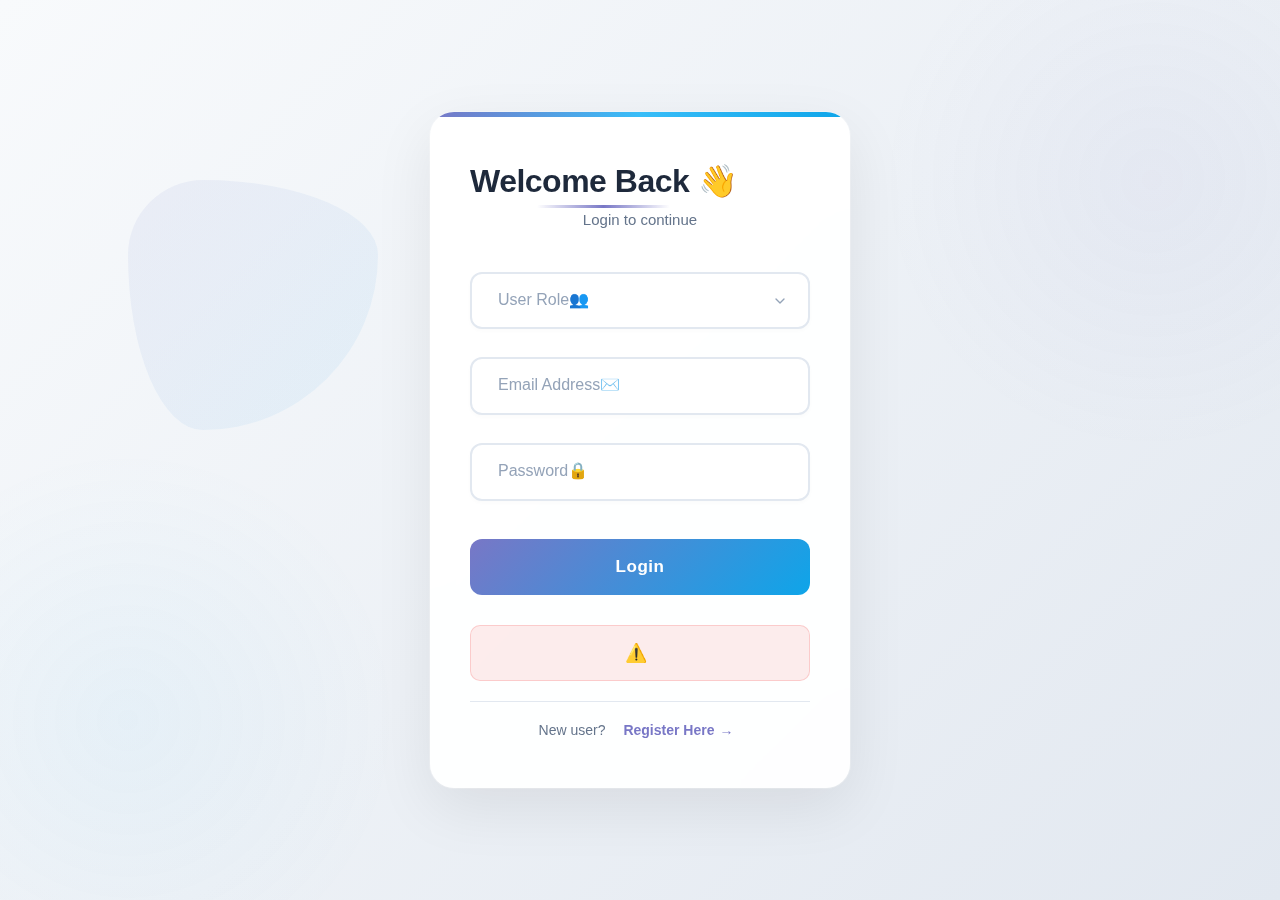
<file: index.html>
<!DOCTYPE html>
<html>
<head>
    <title>Login</title>
    <link rel="stylesheet" href="css/login.css">
</head>
<body>

<div class="login-wrapper">
    <div class="login-card">
        <h2>Welcome Back 👋</h2>
        <p class="subtitle">Login to continue</p>

        <form id="loginForm">

            <!-- ROLE SELECTION -->
            <div class="input-group">
                <select id="role" required>
                    <option value=""> </option>
                    <option value="student">Student</option>
                    <option value="teacher">Teacher</option>
                </select>
                <label>User Role</label>
            </div>

            <div class="input-group">
                <input type="email" id="email" required>
                <label>Email Address</label>
            </div>

            <div class="input-group">
                <input type="password" id="password" required>
                <label>Password</label>
            </div>

            <button type="submit" class="btn">Login</button>
        </form>

        <p id="message" class="error-msg"></p>

        <div class="register-link">
            New user?
            <span onclick="goToRegister()">Register Here</span>
        </div>
    </div>
</div>

<script src="js/login.js"></script>
</body>
</html>
</file>
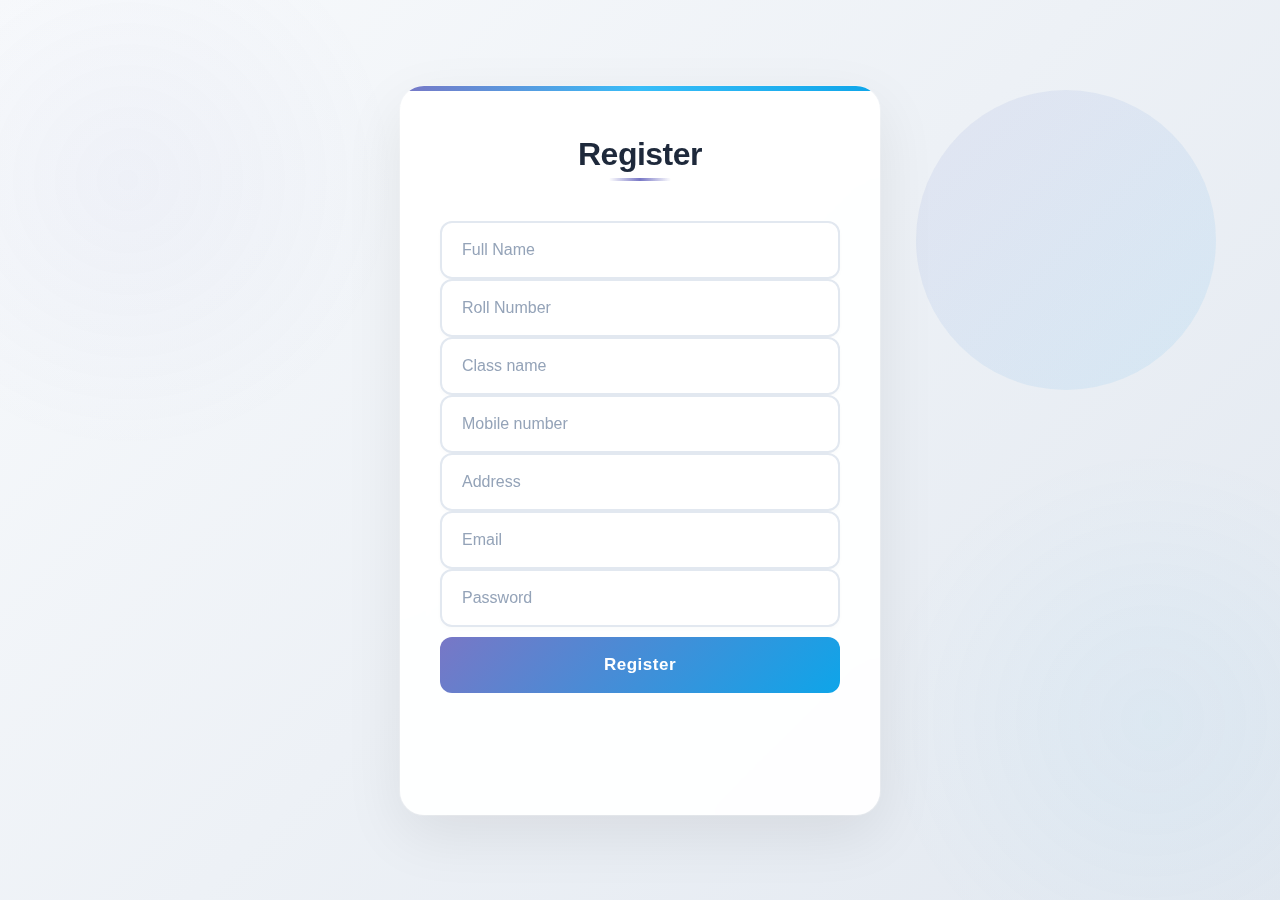
<file: register.html>
<!DOCTYPE html>
<html>
<head>
    <title>User Registration</title>
    <link rel="stylesheet" href="register.css">
</head>
<body>
    <div class="container">
        <h2>Register</h2>
        <form id="registerForm">
            <input type="text" id="name" placeholder="Full Name" required>
            <input type="text" id="rollNo" placeholder="Roll Number" required>
            <input type="text" id="className" placeholder="Class name" required>
            <input type="text" id="mobilenumber" placeholder="Mobile number" required>
            <input type="text" id="address" placeholder="Address" required>
            <input type="email" id="email" placeholder="Email" required>
            <input type="password" id="password" placeholder="Password" required>
            <button type="submit">Register</button>
        </form>
        <p id="message"></p>
    </div>

    <script src="script.js"></script>
</body>
</html>
</file>
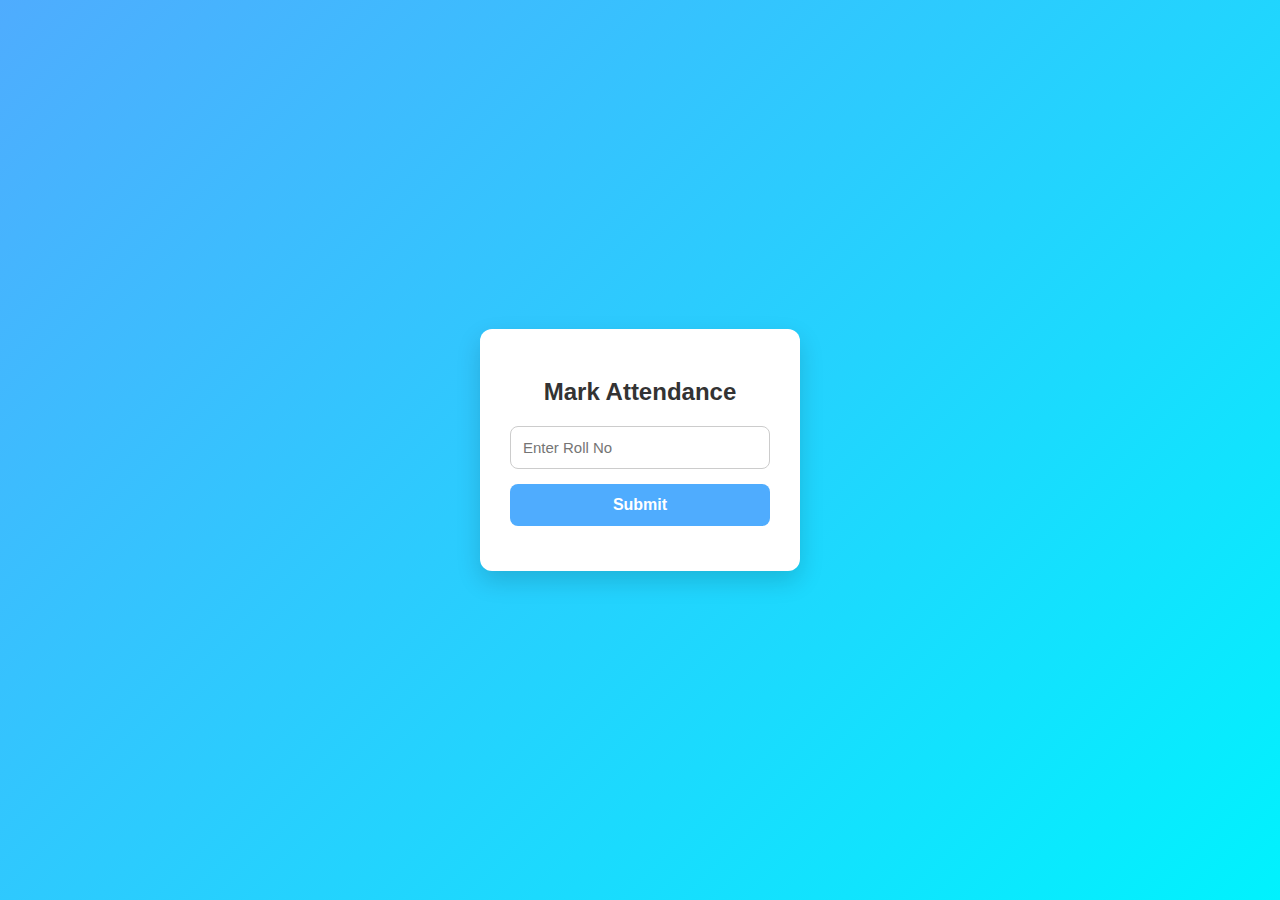
<file: student-attendance.html>
<!DOCTYPE html>
<html>
<head>
  <title>Mark Attendance</title>

  <style>
    * {
      box-sizing: border-box;
      font-family: "Segoe UI", Tahoma, sans-serif;
    }

    body {
      height: 100vh;
      margin: 0;
      display: flex;
      justify-content: center;
      align-items: center;
      background: linear-gradient(135deg, #4facfe, #00f2fe);
    }

    .attendance-card {
      background: white;
      padding: 30px;
      width: 320px;
      border-radius: 12px;
      box-shadow: 0 10px 25px rgba(0, 0, 0, 0.15);
      text-align: center;
    }

    h2 {
      margin-bottom: 20px;
      color: #333;
    }

    input {
      width: 100%;
      padding: 12px;
      margin-bottom: 15px;
      border-radius: 8px;
      border: 1px solid #ccc;
      font-size: 15px;
      outline: none;
    }

    input:focus {
      border-color: #4facfe;
    }

    button {
      width: 100%;
      padding: 12px;
      background: #4facfe;
      border: none;
      border-radius: 8px;
      color: white;
      font-size: 16px;
      font-weight: bold;
      cursor: pointer;
      transition: 0.3s;
    }

    button:hover {
      background: #00c6ff;
    }

    #msg {
      margin-top: 15px;
      font-size: 14px;
      font-weight: bold;
      color: green;
    }
  </style>
</head>

<body>

  <div class="attendance-card">
    <h2>Mark Attendance</h2>

    <form id="attendanceForm">
      <input type="text" id="rollNo" placeholder="Enter Roll No" required />
      <button type="submit">Submit</button>
    </form>

    <p id="msg"></p>
  </div>

  <script src="js/student-attendance.js"></script>

</body>
</html>
</file>
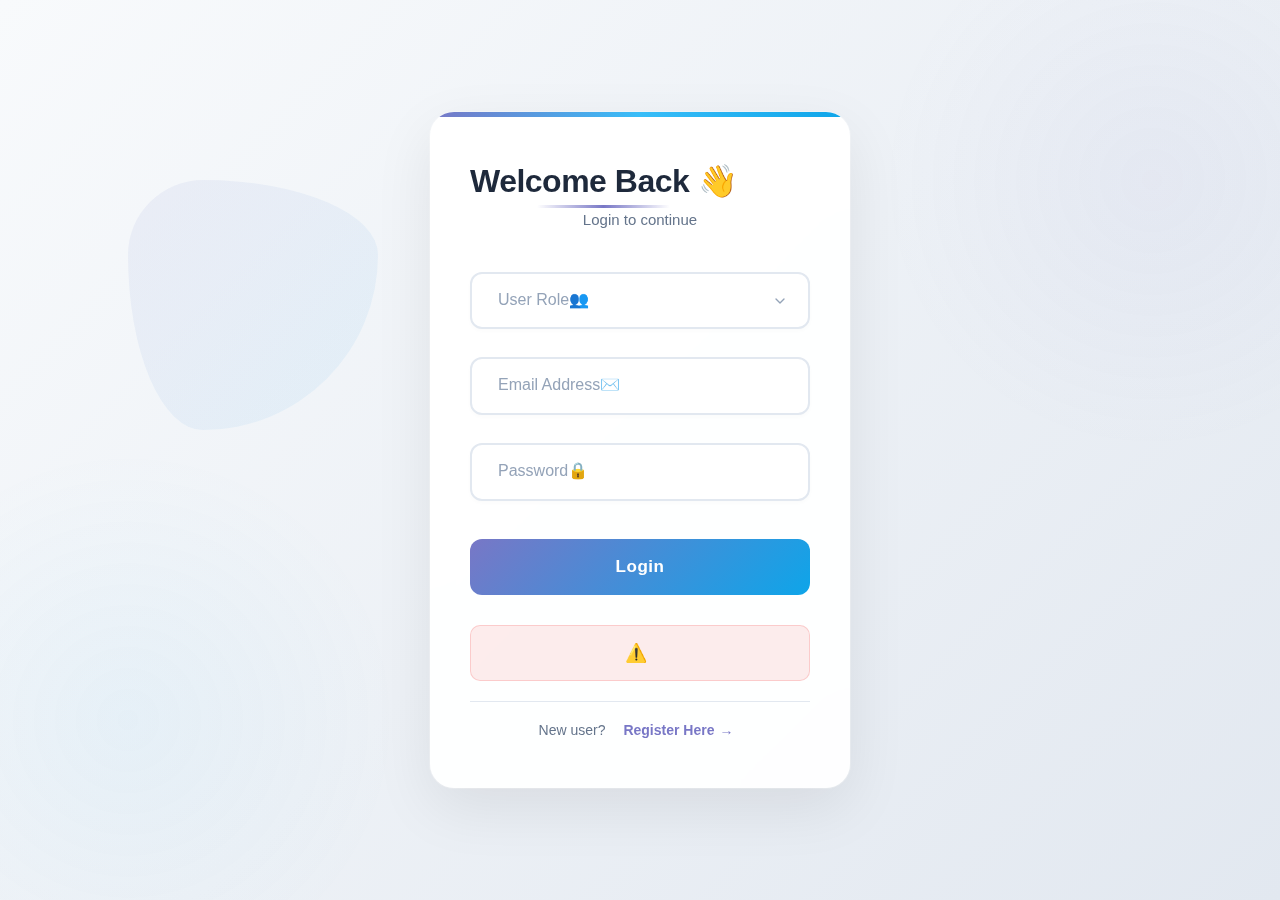
<file: teacher-dashboard.html>
<!DOCTYPE html>
<html lang="en">
<head>
    <meta charset="UTF-8">
    <meta name="viewport" content="width=device-width, initial-scale=1.0">
    <title>Teacher Dashboard - Smart QR Attendance</title>
    <link rel="stylesheet" href="https://cdnjs.cloudflare.com/ajax/libs/font-awesome/6.4.0/css/all.min.css">
    <link href="https://fonts.googleapis.com/css2?family=Poppins:wght@300;400;500;600;700&display=swap" rel="stylesheet">
    <link rel="stylesheet" href="css/teacher-dashboard.css">
</head>
<body>
    <div class="container">
        <!-- Sidebar -->
        <div class="sidebar">
            <div class="logo">
                <i class="fas fa-qrcode"></i>
                <h1>QR Attendance</h1>
            </div>
            <ul class="nav-menu">
                <li class="nav-item">
                    <a href="#" class="nav-link active" data-tab="dashboard">
                        <i class="fas fa-tachometer-alt"></i>
                        <span>Dashboard</span>
                    </a>
                </li>
                <li class="nav-item">
                    <a href="#" class="nav-link" data-tab="qr-generator">
                        <i class="fas fa-qrcode"></i>
                        <span>Generate QR</span>
                    </a>
                </li>
                <li class="nav-item">
                    <a href="#" class="nav-link" data-tab="classes">
                        <i class="fas fa-chalkboard-teacher"></i>
                        <span>Classes</span>
                    </a>
                </li>
                <li class="nav-item">
                    <a href="#" class="nav-link" data-tab="students">
                        <i class="fas fa-users"></i>
                        <span>Students</span>
                    </a>
                </li>
                <li class="nav-item">
                    <a href="#" class="nav-link" data-tab="teacher-profile">
                        <i class="fas fa-user-tie"></i>
                        <span>My Profile</span>
                    </a>
                </li>
                <li class="nav-item">
                    <a href="#" class="nav-link" data-tab="reports">
                        <i class="fas fa-chart-bar"></i>
                        <span>Reports</span>
                    </a>
                </li>
                <li class="nav-item">
                    <a href="#" class="nav-link" data-tab="settings">
                        <i class="fas fa-cog"></i>
                        <span>Settings</span>
                    </a>
                </li>
                <button onclick="logout()">Logout</button>
            </ul>
        </div>

        <!-- Main Content -->
        <div class="main-content">
            <!-- Header -->
            <div class="header">
                <h2 id="pageTitle">Teacher Dashboard</h2>
                <div class="user-info">
                    <div class="user-avatar" id="headerAvatar">JD</div>
                    <div>
                        <h4 id="headerName">John Doe</h4>
                        <p id="headerRole">Computer Science Teacher</p>
                    </div>
                </div>
            </div>

            <!-- Dashboard Tab -->
            <div id="dashboard-tab" class="tab-content active">
                <!-- Welcome Section with Live Date & Time -->
                <div class="welcome-section">
                    <div class="welcome-text">
                        <h2>Welcome, <span id="teacherName"></span> 👋</h2>
                        <p>Here's what's happening with your classes today.</p>
                    </div>
                    <div class="date-time">
                        <div class="date" id="currentDate">Monday, February 12, 2024</div>
                        <div class="time" id="currentTime">09:45:32 AM</div>
                    </div>
                </div>
                <div class="section-title">
                    <h3><i class="fas fa-tachometer-alt"></i> Overview</h3>
                </div>
                
                <div class="classes-container">
                    <div class="class-card">
                        <div class="class-header">
                            <div class="class-title">Class 12 - Computer Science</div>
                        </div>
                        <div class="class-info">
                            <p><strong>Schedule:</strong> Mon, Wed, Fri 9:00-10:00</p>
                            <p><strong>Room:</strong> Room 201</p>
                            <p><strong>Divisions:</strong> A & B</p>
                        </div>
                        <div class="class-stats">
                            <div class="stat-item">
                                <div class="stat-value">40</div>
                                <div class="stat-label">Students</div>
                            </div>
                            <div class="stat-item">
                                <div class="stat-value">92%</div>
                                <div class="stat-label">Attendance</div>
                            </div>
                            <div class="stat-item">
                                <div class="stat-value">3</div>
                                <div class="stat-label">QR Today</div>
                            </div>
                        </div>
                    </div>
                    
                    <div class="class-card">
                        <div class="class-header">
                            <div class="class-title">Class 11 - Computer Science</div>
                        </div>
                        <div class="class-info">
                            <p><strong>Schedule:</strong> Tue, Thu 10:00-11:00</p>
                            <p><strong>Room:</strong> Room 202</p>
                            <p><strong>Divisions:</strong> A & B</p>
                        </div>
                        <div class="class-stats">
                            <div class="stat-item">
                                <div class="stat-value">35</div>
                                <div class="stat-label">Students</div>
                            </div>
                            <div class="stat-item">
                                <div class="stat-value">88%</div>
                                <div class="stat-label">Attendance</div>
                            </div>
                            <div class="stat-item">
                                <div class="stat-value">2</div>
                                <div class="stat-label">QR Today</div>
                            </div>
                        </div>
                    </div>
                </div>
            </div>

            <!-- QR Generator Tab -->
            <div id="qr-generator-tab" class="tab-content">
                <div class="section-title">
                    <h3><i class="fas fa-qrcode"></i> Generate QR for Class</h3>
                </div>
                
                <div class="form-row">
                    <div class="form-group">
                        <label for="classSelect">Select Class</label>
                        <select id="classSelect">
                            <option value="">-- Select Class --</option>
                            <option value="12">Class 12 - Computer Science</option>
                            <option value="11">Class 11 - Computer Science</option>
                            <option value="10">Class 10 - Computer Basics</option>
                        </select>
                    </div>
                    <div class="form-group">
                        <label for="divisionSelect">Select Division</label>
                        <select id="divisionSelect">
                            <option value="">-- Select Division --</option>
                            <option value="A">Division A</option>
                            <option value="B">Division B</option>
                        </select>
                    </div>
                    <div class="form-group">
                        <label for="durationSelect">QR Validity Duration</label>
                        <select id="durationSelect">
                            <option value="5">5 minutes</option>
                            <option value="10">10 minutes</option>
                            <option value="15" selected>15 minutes</option>
                            <option value="20">20 minutes</option>
                            <option value="30">30 minutes</option>
                        </select>
                    </div>
                </div>
                <button class="btn btn-primary" id="generateQRBtn">
                    <i class="fas fa-qrcode"></i> Generate QR Code
                </button>

                <!-- QR Display Area -->
                <div class="qr-display" id="qrDisplay">
                    <div class="qr-code">
                        <img id="qrImage" src="https://api.qrserver.com/v1/create-qr-code/?size=200x200&data=SampleQRData" alt="QR Code">
                    </div>
                    <div class="qr-info">
                        <h4 id="qrClassInfo">Class 12 - Division A</h4>
                        <p>QR Code valid for: <span class="timer" id="qrTimer">15:00</span> minutes</p>
                        <p>Share this QR with students for attendance</p>
                    </div>
                </div>
            </div>

            <!-- Classes Tab -->
            <div id="classes-tab" class="tab-content">
                <div class="tabs">
                    <div class="tab active" data-subtab="class-list">Class List</div>
                    <div class="tab" data-subtab="add-class">Add New Class</div>
                </div>

                <!-- Class List Subtab -->
                <div id="class-list-subtab" class="tab-content active">
                    <div class="table-controls">
                        <div>
                            <button class="btn btn-success" id="addNewClassBtn">
                                <i class="fas fa-plus"></i> Add New Class
                            </button>
                        </div>
                    </div>

                    <div class="classes-container" id="classesContainer">
                        <!-- Class cards will be populated by JavaScript -->
                    </div>
                </div>

                <!-- Add Class Subtab -->
                <div id="add-class-subtab" class="tab-content">
                    <div class="section-title">
                        <h3><i class="fas fa-chalkboard-teacher"></i> Add New Class</h3>
                    </div>
                    
                    <form id="addClassForm">
                        <div class="form-row">
                            <div class="form-group">
                                <label for="className">Class Name *</label>
                                <input type="text" id="className" placeholder="e.g., Class 12" required>
                            </div>
                            <div class="form-group">
                                <label for="subjectName">Subject *</label>
                                <input type="text" id="subjectName" placeholder="e.g., Computer Science" required>
                            </div>
                        </div>
                        
                        <div class="form-row">
                            <div class="form-group">
                                <label for="classSchedule">Schedule *</label>
                                <input type="text" id="classSchedule" placeholder="e.g., Mon, Wed, Fri 9:00-10:00" required>
                            </div>
                            <div class="form-group">
                                <label for="classRoom">Room Number *</label>
                                <input type="text" id="classRoom" placeholder="e.g., Room 201" required>
                            </div>
                        </div>
                        
                        <div class="form-row">
                            <div class="form-group">
                                <label for="classDivisions">Divisions *</label>
                                <div style="display: flex; gap: 15px; margin-top: 8px;">
                                    <label style="display: flex; align-items: center; cursor: pointer;">
                                        <input type="checkbox" name="divisions" value="A" checked style="margin-right: 5px;">
                                        Division A
                                    </label>
                                    <label style="display: flex; align-items: center; cursor: pointer;">
                                        <input type="checkbox" name="divisions" value="B" style="margin-right: 5px;">
                                        Division B
                                    </label>
                                    <label style="display: flex; align-items: center; cursor: pointer;">
                                        <input type="checkbox" name="divisions" value="C" style="margin-right: 5px;">
                                        Division C
                                    </label>
                                </div>
                            </div>
                            <div class="form-group">
                                <label for="classTeacher">Teacher</label>
                                <input type="text" id="classTeacher" value="John Doe" readonly>
                            </div>
                        </div>
                        
                        <div class="form-group">
                            <label for="classDescription">Description (Optional)</label>
                            <textarea id="classDescription" rows="3" placeholder="Enter class description..."></textarea>
                        </div>
                        
                        <div class="form-actions">
                            <button type="reset" class="btn btn-secondary">Clear Form</button>
                            <button type="submit" class="btn btn-primary">Add Class</button>
                        </div>
                    </form>
                </div>
            </div>

            <!-- Students Tab -->
            <div id="students-tab" class="tab-content">
                <div class="tabs">
                    <div class="tab active" data-subtab="student-list">Student List</div>
                    <div class="tab" data-subtab="add-student">Add Student</div>
                    <div class="tab" data-subtab="manual-attendance">Manual Attendance</div>
                </div>

                <!-- Student List Subtab -->
                <div id="student-list-subtab" class="tab-content active">
                    <div class="table-controls">
                        <div>
                            <div class="form-row" style="margin-bottom: 0;">
                                <div class="form-group" style="min-width: 150px;">
                                    <select id="filterClass">
                                        <option value="">All Classes</option>
                                        <option value="12">MCA-Java</option>
                                        <option value="11">MCA-Web Development</option>
                                        <option value="10">MBA-OB</option>
                                        <option value="10">MBA-Marketing</option>
                                    </select>
                                </div>
                                <div class="form-group" style="min-width: 150px;">
                                    <select id="filterDivision">
                                        <option value="">All Divisions</option>
                                        <option value="A">Division A</option>
                                        <option value="B">Division B</option>
                                    </select>
                                </div>
                            </div>
                        </div>
                        <div class="table-actions">
                            <a href="#" class="btn btn-success" id="addStudentBtn" data-subtab-link="add-student">
                                <i class="fas fa-user-plus"></i> Add Student
                            </a>
                        </div>
                    </div>

                    <table>
                        <thead>
                            <tr>
                                <th>Student ID</th>
                                <th>Name</th>
                                <th>Class</th>
                                <th>Division</th>
                                <th>Today's Status</th>
                                <th>Actions</th>
                            </tr>
                        </thead>
                        <tbody id="studentTableBody">
                            <!-- Student data will be populated by JavaScript -->
                        </tbody>
                    </table>
                </div>

                <!-- Add Student Subtab -->
                <div id="add-student-subtab" class="tab-content">
                    <div class="section-title">
                        <h3><i class="fas fa-user-plus"></i> Add New Student</h3>
                    </div>
                    
                    <form id="addStudentForm">
                        <div class="form-row">
                            <div class="form-group">
                                <label for="newStudentName">Full Name *</label>
                                <input type="text" id="newStudentName" required>
                            </div>
                            <div class="form-group">
                                <label for="newStudentId">Student ID *</label>
                                <input type="text" id="newStudentId" required>
                            </div>
                        </div>
                        
                        <div class="form-row">
                            <div class="form-group">
                                <label for="newStudentClass">Class *</label>
                                <select id="newStudentClass" required>
                                    <option value="">-- Select Class --</option>
                                    <option value="12">MCA</option>
                                    <option value="11">MBA</option>
                                </select>
                            </div>
                            <div class="form-group">
                                <label for="newStudentDivision">Division *</label>
                                <select id="newStudentDivision" required>
                                    <option value="">-- Select Division --</option>
                                    <option value="A">Division A</option>
                                    <option value="B">Division B</option>
                                </select>
                            </div>
                        </div>
                        
                        <div class="form-row">
                            <div class="form-group">
                                <label for="newStudentEmail">Email</label>
                                <input type="email" id="newStudentEmail">
                            </div>
                            <div class="form-group">
                                <label for="newStudentPhone">Phone</label>
                                <input type="tel" id="newStudentPhone">
                            </div>
                        </div>
                        
                        <div class="form-actions">
                            <button type="reset" class="btn btn-secondary">Clear</button>
                            <button type="submit" class="btn btn-primary">Add Student</button>
                        </div>
                    </form>
                </div>

                <!-- Manual Attendance Subtab -->
                <div id="manual-attendance-subtab" class="tab-content">
                    <div class="section-title">
                        <h3><i class="fas fa-user-edit"></i> Manual Attendance Entry</h3>
                    </div>
                    
                    <form id="manualAttendanceForm">
                        <div class="form-row">
                            <div class="form-group">
                                <label for="manualStudentId">Student ID *</label>
                                <input type="text" id="manualStudentId" required>
                            </div>
                            <div class="form-group">
                                <label for="manualClassSelect">Class *</label>
                                <select id="manualClassSelect" required>
                                    <option value="">-- Select Class --</option>
                                    <option value="12">MCA</option>
                                    <option value="11">MBA</option>

                                </select>
                            </div>
                        </div>
                        
                        <div class="form-row">
                            <div class="form-group">
                                <label for="manualDivisionSelect">Division *</label>
                                <select id="manualDivisionSelect" required>
                                    <option value="">-- Select Division --</option>
                                    <option value="A">Division A</option>
                                    <option value="B">Division B</option>
                                </select>
                            </div>
                            <div class="form-group">
                                <label for="attendanceStatusSelect">Status *</label>
                                <select id="attendanceStatusSelect" required>
                                    <option value="present">Present</option>
                                    <option value="absent">Absent</option>
                                    <option value="late">Late</option>
                                </select>
                            </div>
                        </div>
                        
                        <div class="form-group">
                            <label for="attendanceRemarks">Remarks (Optional)</label>
                            <input type="text" id="attendanceRemarks" placeholder="Reason for manual entry">
                        </div>
                        
                        <div class="form-actions">
                            <button type="reset" class="btn btn-secondary">Clear</button>
                            <button type="submit" class="btn btn-primary">Save Attendance</button>
                        </div>
                    </form>
                </div>
            </div>

            <!-- Teacher Profile Tab -->
            <div id="teacher-profile-tab" class="tab-content">
                <div class="section-title">
                    <h3><i class="fas fa-user-tie"></i> My Profile</h3>
                    <button class="btn btn-primary" id="editTeacherProfileBtn">
                        <i class="fas fa-edit"></i> Edit Profile
                    </button>
                </div>
                
                <div class="teacher-profile-container">
                    <div class="teacher-info-card">
                        <div class="teacher-avatar" id="teacherAvatar">JD</div>
                        <h3 id="teacherName">John Doe</h3>
                        <p id="teacherRole">Computer Science Teacher</p>
                        
                        <div class="teacher-details">
                            <div class="detail-item">
                                <span class="detail-label">Employee ID:</span>
                                <span class="detail-value" id="teacherId">T001</span>
                            </div>
                            <div class="detail-item">
                                <span class="detail-label">Email:</span>
                                <span class="detail-value" id="teacherEmail">john.doe@example.com</span>
                            </div>
                            <div class="detail-item">
                                <span class="detail-label">Phone:</span>
                                <span class="detail-value" id="teacherPhone">+1 (555) 123-4567</span>
                            </div>
                            <div class="detail-item">
                                <span class="detail-label">Department:</span>
                                <span class="detail-value" id="teacherDepartment">Computer Science</span>
                            </div>
                            <div class="detail-item">
                                <span class="detail-label">Joined Date:</span>
                                <span class="detail-value" id="teacherJoinDate">15 Aug, 2020</span>
                            </div>
                            <div class="detail-item">
                                <span class="detail-label">Total Classes:</span>
                                <span class="detail-value" id="teacherClasses">3</span>
                            </div>
                            <div class="detail-item">
                                <span class="detail-label">Total Students:</span>
                                <span class="detail-value" id="teacherStudents">100</span>
                            </div>
                            <div class="detail-item">
                                <span class="detail-label">Last Login:</span>
                                <span class="detail-value" id="teacherLastLogin">Today, 8:45 AM</span>
                            </div>
                        </div>
                        
                        <div style="margin-top: 25px; display: flex; gap: 10px;">
                            <button class="btn btn-primary" style="flex: 1;" id="changePasswordBtn">
                                <i class="fas fa-key"></i> Change Password
                            </button>
                            <button class="btn btn-secondary" style="flex: 1;" id="uploadPhotoBtn">
                                <i class="fas fa-camera"></i> Upload Photo
                            </button>
                        </div>
                    </div>
                    
                    <div>
                        <div class="chart-container">
                            <div class="chart-title">My Performance Overview</div>
                            <div class="chart-placeholder">
                                <i class="fas fa-chart-pie" style="font-size: 48px; margin-right: 15px;"></i>
                                Teaching Performance Analytics
                            </div>
                        </div>
                        
                        <div class="chart-container">
                            <div class="chart-title">Recent Activity</div>
                            <table>
                                <thead>
                                    <tr>
                                        <th>Date & Time</th>
                                        <th>Activity</th>
                                        <th>Details</th>
                                    </tr>
                                </thead>
                                <tbody id="teacherActivity">
                                    <!-- Teacher activity will be populated by JavaScript -->
                                </tbody>
                            </table>
                        </div>
                    </div>
                </div>
            </div>

            <!-- Reports Tab -->
            <div id="reports-tab" class="tab-content">
                <div class="section-title">
                    <h3><i class="fas fa-chart-bar"></i> Attendance Reports & Analytics</h3>
                </div>
                
                <div class="form-row">
                    <div class="form-group">
                        <label for="reportPeriod">Report Period</label>
                        <select id="reportPeriod">
                            <option value="today">Today</option>
                            <option value="week">This Week</option>
                            <option value="month" selected>This Month</option>
                            <option value="semester">This Semester</option>
                            <option value="custom">Custom Range</option>
                        </select>
                    </div>
                    <div class="form-group">
                        <label for="reportClass">Class</label>
                        <select id="reportClass">
                            <option value="">All Classes</option>
                            <option value="12">Class 12</option>
                            <option value="11">Class 11</option>
                            <option value="10">Class 10</option>
                        </select>
                    </div>
                    <div class="form-group">
                        <label for="reportType">Report Type</label>
                        <select id="reportType">
                            <option value="summary">Summary Report</option>
                            <option value="detailed">Detailed Report</option>
                            <option value="trend">Trend Analysis</option>
                            <option value="comparison">Class Comparison</option>
                        </select>
                    </div>
                </div>
                
                <button class="btn btn-primary" id="generateReportBtn">
                    <i class="fas fa-file-download"></i> Generate Report
                </button>
                
                <div class="reports-grid" style="margin-top: 30px;">
                    <div class="report-card" onclick="generateReport('attendance')">
                        <div class="report-icon">
                            <i class="fas fa-calendar-check"></i>
                        </div>
                        <div class="report-title">Attendance Summary</div>
                        <div class="report-desc">Overall attendance statistics and trends for selected period</div>
                        <div class="btn btn-secondary">View Report</div>
                    </div>
                    
                    <div class="report-card" onclick="generateReport('student')">
                        <div class="report-icon">
                            <i class="fas fa-user-graduate"></i>
                        </div>
                        <div class="report-title">Student Performance</div>
                        <div class="report-desc">Individual student attendance records and patterns</div>
                        <div class="btn btn-secondary">View Report</div>
                    </div>
                    
                    <div class="report-card" onclick="generateReport('class')">
                        <div class="report-icon">
                            <i class="fas fa-chalkboard-teacher"></i>
                        </div>
                        <div class="report-title">Class Comparison</div>
                        <div class="report-desc">Compare attendance rates across different classes</div>
                        <div class="btn btn-secondary">View Report</div>
                    </div>
                    
                    <div class="report-card" onclick="generateReport('trend')">
                        <div class="report-icon">
                            <i class="fas fa-chart-line"></i>
                        </div>
                        <div class="report-title">Trend Analysis</div>
                        <div class="report-desc">Attendance trends over time with predictive analytics</div>
                        <div class="btn btn-secondary">View Report</div>
                    </div>
                    
                    <div class="report-card" onclick="generateReport('export')">
                        <div class="report-icon">
                            <i class="fas fa-file-export"></i>
                        </div>
                        <div class="report-title">Export Data</div>
                        <div class="report-desc">Export attendance data in CSV, Excel or PDF format</div>
                        <div class="btn btn-secondary">Export Now</div>
                    </div>
                    
                    <div class="report-card" onclick="generateReport('late')">
                        <div class="report-icon">
                            <i class="fas fa-clock"></i>
                        </div>
                        <div class="report-title">Late Arrivals</div>
                        <div class="report-desc">Analysis of late arrivals and punctuality trends</div>
                        <div class="btn btn-secondary">View Report</div>
                    </div>
                </div>
                
                <div class="chart-container" style="margin-top: 30px;">
                    <div class="chart-title">Monthly Attendance Overview</div>
                    <div class="chart-placeholder">
                        <i class="fas fa-chart-bar" style="font-size: 48px; margin-right: 15px;"></i>
                        Monthly Attendance Chart Visualization
                    </div>
                </div>
            </div>

            <!-- Settings Tab -->
            <div id="settings-tab" class="tab-content">
                <div class="section-title">
                    <h3><i class="fas fa-cog"></i> System Settings</h3>
                </div>
                
                <div class="settings-container">
                    <div class="settings-menu">
                        <div class="settings-item active" data-settings="general">
                            <i class="fas fa-sliders-h"></i>
                            <span>General Settings</span>
                        </div>
                        <div class="settings-item" data-settings="attendance">
                            <i class="fas fa-calendar-alt"></i>
                            <span>Attendance Settings</span>
                        </div>
                        <div class="settings-item" data-settings="qr">
                            <i class="fas fa-qrcode"></i>
                            <span>QR Settings</span>
                        </div>
                        <div class="settings-item" data-settings="notifications">
                            <i class="fas fa-bell"></i>
                            <span>Notifications</span>
                        </div>
                        <div class="settings-item" data-settings="account">
                            <i class="fas fa-user-cog"></i>
                            <span>Account Settings</span>
                        </div>
                        <div class="settings-item" data-settings="security">
                            <i class="fas fa-shield-alt"></i>
                            <span>Security</span>
                        </div>
                    </div>
                    
                    <div class="settings-content">
                        <!-- General Settings -->
                        <div class="settings-section active" id="general-settings">
                            <h3 style="margin-bottom: 20px;">General Settings</h3>
                            <form id="generalSettingsForm">
                                <div class="form-group">
                                    <label for="instituteName">Institute Name</label>
                                    <input type="text" id="instituteName" value="ABC High School">
                                </div>
                                
                                <div class="form-group">
                                    <label for="timeZone">Time Zone</label>
                                    <select id="timeZone">
                                        <option value="IST" selected>India Standard Time (IST)</option>
                                        <option value="EST">Eastern Standard Time (EST)</option>
                                        <option value="PST">Pacific Standard Time (PST)</option>
                                        <option value="GMT">Greenwich Mean Time (GMT)</option>
                                    </select>
                                </div>
                                
                                <div class="form-group">
                                    <label for="dateFormat">Date Format</label>
                                    <select id="dateFormat">
                                        <option value="dd/mm/yyyy" selected>DD/MM/YYYY</option>
                                        <option value="mm/dd/yyyy">MM/DD/YYYY</option>
                                        <option value="yyyy-mm-dd">YYYY-MM-DD</option>
                                    </select>
                                </div>
                                
                                <div class="form-group">
                                    <label for="language">Language</label>
                                    <select id="language">
                                        <option value="en" selected>English</option>
                                        <option value="hi">Hindi</option>
                                        <option value="es">Spanish</option>
                                        <option value="fr">French</option>
                                    </select>
                                </div>
                                
                                <div class="form-actions">
                                    <button type="reset" class="btn btn-secondary">Reset</button>
                                    <button type="submit" class="btn btn-primary">Save Changes</button>
                                </div>
                            </form>
                        </div>
                        
                        <!-- Attendance Settings -->
                        <div class="settings-section" id="attendance-settings">
                            <h3 style="margin-bottom: 20px;">Attendance Settings</h3>
                            <form id="attendanceSettingsForm">
                                <div class="form-group">
                                    <label for="attendanceThreshold">Attendance Threshold (%)</label>
                                    <input type="number" id="attendanceThreshold" value="75" min="0" max="100">
                                    <small style="color: var(--gray-color); display: block; margin-top: 5px;">Minimum attendance percentage required</small>
                                </div>
                                
                                <div class="form-group">
                                    <label for="lateThreshold">Late Arrival Threshold (minutes)</label>
                                    <input type="number" id="lateThreshold" value="10" min="0">
                                    <small style="color: var(--gray-color); display: block; margin-top: 5px;">Students arriving after this will be marked late</small>
                                </div>
                                
                                <div class="form-group">
                                    <label>Auto-mark Absent After</label>
                                    <select id="autoAbsent">
                                        <option value="15">15 minutes</option>
                                        <option value="30" selected>30 minutes</option>
                                        <option value="45">45 minutes</option>
                                        <option value="60">60 minutes</option>
                                        <option value="0">Never (manual only)</option>
                                    </select>
                                </div>
                                
                                <div class="form-group">
                                    <label>
                                        <input type="checkbox" id="allowManualOverride" checked>
                                        Allow Manual Attendance Override
                                    </label>
                                </div>
                                
                                <div class="form-group">
                                    <label>
                                        <input type="checkbox" id="sendAbsenceAlerts" checked>
                                        Send Absence Alerts to Parents
                                    </label>
                                </div>
                                
                                <div class="form-actions">
                                    <button type="reset" class="btn btn-secondary">Reset</button>
                                    <button type="submit" class="btn btn-primary">Save Changes</button>
                                </div>
                            </form>
                        </div>
                        
                        <!-- QR Settings -->
                        <div class="settings-section" id="qr-settings">
                            <h3 style="margin-bottom: 20px;">QR Code Settings</h3>
                            <form id="qrSettingsForm">
                                <div class="form-group">
                                    <label for="defaultQRDuration">Default QR Validity Duration</label>
                                    <select id="defaultQRDuration">
                                        <option value="5">5 minutes</option>
                                        <option value="10">10 minutes</option>
                                        <option value="15" selected>15 minutes</option>
                                        <option value="20">20 minutes</option>
                                        <option value="30">30 minutes</option>
                                    </select>
                                </div>
                                
                                <div class="form-group">
                                    <label for="qrRefreshRate">QR Auto-refresh Interval</label>
                                    <select id="qrRefreshRate">
                                        <option value="0" selected>No auto-refresh</option>
                                        <option value="5">Every 5 minutes</option>
                                        <option value="10">Every 10 minutes</option>
                                        <option value="15">Every 15 minutes</option>
                                    </select>
                                </div>
                                
                                <div class="form-group">
                                    <label>
                                        <input type="checkbox" id="includeStudentInfo" checked>
                                        Include Student Info in QR
                                    </label>
                                </div>
                                
                                <div class="form-group">
                                    <label>
                                        <input type="checkbox" id="enableBatchQR" checked>
                                        Enable Batch QR Generation
                                    </label>
                                </div>
                                
                                <div class="form-group">
                                    <label for="qrSecurityLevel">QR Security Level</label>
                                    <select id="qrSecurityLevel">
                                        <option value="low">Low (Basic)</option>
                                        <option value="medium" selected>Medium (Recommended)</option>
                                        <option value="high">High (Encrypted)</option>
                                    </select>
                                </div>
                                
                                <div class="form-actions">
                                    <button type="reset" class="btn btn-secondary">Reset</button>
                                    <button type="submit" class="btn btn-primary">Save Changes</button>
                                </div>
                            </form>
                        </div>
                        
                        <!-- Notification Settings -->
                        <div class="settings-section" id="notifications-settings">
                            <h3 style="margin-bottom: 20px;">Notification Settings</h3>
                            <form id="notificationSettingsForm">
                                <div class="form-group">
                                    <label>
                                        <input type="checkbox" id="emailNotifications" checked>
                                        Email Notifications
                                    </label>
                                </div>
                                
                                <div class="form-group">
                                    <label>
                                        <input type="checkbox" id="smsNotifications">
                                        SMS Notifications
                                    </label>
                                </div>
                                
                                <div class="form-group">
                                    <label>
                                        <input type="checkbox" id="pushNotifications" checked>
                                        Push Notifications
                                    </label>
                                </div>
                                
                                <div class="form-group">
                                    <label>Notification Frequency</label>
                                    <select id="notificationFrequency">
                                        <option value="instant">Instant</option>
                                        <option value="daily" selected>Daily Summary</option>
                                        <option value="weekly">Weekly Summary</option>
                                    </select>
                                </div>
                                
                                <div class="form-group">
                                    <label>Receive Notifications For:</label>
                                    <div style="margin-top: 10px;">
                                        <label style="display: block; margin-bottom: 8px;">
                                            <input type="checkbox" id="notifyAbsences" checked>
                                            Student Absences
                                        </label>
                                        <label style="display: block; margin-bottom: 8px;">
                                            <input type="checkbox" id="notifyLowAttendance" checked>
                                            Low Attendance Alerts
                                        </label>
                                        <label style="display: block; margin-bottom: 8px;">
                                            <input type="checkbox" id="notifySystemUpdates">
                                            System Updates
                                        </label>
                                        <label style="display: block; margin-bottom: 8px;">
                                            <input type="checkbox" id="notifyQRExpiry" checked>
                                            QR Code Expiry
                                        </label>
                                    </div>
                                </div>
                                
                                <div class="form-actions">
                                    <button type="reset" class="btn btn-secondary">Reset</button>
                                    <button type="submit" class="btn btn-primary">Save Changes</button>
                                </div>
                            </form>
                        </div>
                        
                        <!-- Account Settings -->
                        <div class="settings-section" id="account-settings">
                            <h3 style="margin-bottom: 20px;">Account Settings</h3>
                            <form id="accountSettingsForm">
                                <div class="form-group">
                                    <label for="accountTeacherName">Full Name</label>
                                    <input type="text" id="accountTeacherName" value="John Doe">
                                </div>
                                
                                <div class="form-group">
                                    <label for="accountTeacherEmail">Email Address</label>
                                    <input type="email" id="accountTeacherEmail" value="john.doe@example.com">
                                </div>
                                
                                <div class="form-group">
                                    <label for="accountTeacherPhone">Phone Number</label>
                                    <input type="tel" id="accountTeacherPhone" value="+1 (555) 123-4567">
                                </div>
                                
                                <div class="form-group">
                                    <label for="accountDepartment">Department</label>
                                    <input type="text" id="accountDepartment" value="Computer Science">
                                </div>
                                
                                <div class="form-group">
                                    <label>Profile Picture</label>
                                    <div style="margin-top: 10px;">
                                        <div class="user-avatar" style="width: 80px; height: 80px; font-size: 24px;" id="accountAvatar">JD</div>
                                        <button type="button" class="btn btn-secondary" style="margin-top: 10px;">
                                            <i class="fas fa-upload"></i> Upload New Photo
                                        </button>
                                    </div>
                                </div>
                                
                                <div class="form-actions">
                                    <button type="reset" class="btn btn-secondary">Reset</button>
                                    <button type="submit" class="btn btn-primary">Update Profile</button>
                                </div>
                            </form>
                        </div>
                        
                        <!-- Security Settings -->
                        <div class="settings-section" id="security-settings">
                            <h3 style="margin-bottom: 20px;">Security Settings</h3>
                            <form id="securitySettingsForm">
                                <div class="form-group">
                                    <label for="currentPassword">Current Password</label>
                                    <input type="password" id="currentPassword">
                                </div>
                                
                                <div class="form-group">
                                    <label for="newPassword">New Password</label>
                                    <input type="password" id="newPassword">
                                </div>
                                
                                <div class="form-group">
                                    <label for="confirmPassword">Confirm New Password</label>
                                    <input type="password" id="confirmPassword">
                                </div>
                                
                                <div class="form-group">
                                    <label>
                                        <input type="checkbox" id="twoFactorAuth">
                                        Enable Two-Factor Authentication
                                    </label>
                                </div>
                                
                                <div class="form-group">
                                    <label>
                                        <input type="checkbox" id="sessionTimeout" checked>
                                        Auto-logout after 30 minutes of inactivity
                                    </label>
                                </div>
                                
                                <div class="form-group">
                                    <label>Login History</label>
                                    <div style="margin-top: 10px; padding: 15px; background-color: var(--light-gray); border-radius: 8px;">
                                        <p style="margin-bottom: 5px;"><strong>Last Login:</strong> Today, 8:45 AM</p>
                                        <p style="margin-bottom: 5px;"><strong>IP Address:</strong> 192.168.1.100</p>
                                        <p><strong>Device:</strong> Chrome on Windows 10</p>
                                    </div>
                                </div>
                                
                                <div class="form-actions">
                                    <button type="reset" class="btn btn-secondary">Clear</button>
                                    <button type="submit" class="btn btn-primary">Update Password</button>
                                </div>
                            </form>
                        </div>
                    </div>
                </div>
            </div>
        </div>
    </div>

    <!-- Edit Class Modal -->
    <div class="modal" id="editClassModal">
        <div class="modal-content">
            <div class="modal-header">
                <h3>Edit Class</h3>
                <button class="close-btn" id="closeEditClassBtn">&times;</button>
            </div>
            <form id="editClassForm">
                <input type="hidden" id="editClassId">
                <div class="form-row">
                    <div class="form-group">
                        <label for="editClassName">Class Name *</label>
                        <input type="text" id="editClassName" required>
                    </div>
                    <div class="form-group">
                        <label for="editSubjectName">Subject *</label>
                        <input type="text" id="editSubjectName" required>
                    </div>
                </div>
                
                <div class="form-row">
                    <div class="form-group">
                        <label for="editClassSchedule">Schedule *</label>
                        <input type="text" id="editClassSchedule" required>
                    </div>
                    <div class="form-group">
                        <label for="editClassRoom">Room Number *</label>
                        <input type="text" id="editClassRoom" required>
                    </div>
                </div>
                
                <div class="form-group">
                    <label for="editClassDescription">Description</label>
                    <textarea id="editClassDescription" rows="3"></textarea>
                </div>
                
                <div class="form-actions">
                    <button type="button" class="btn btn-secondary" id="cancelEditClassBtn">Cancel</button>
                    <button type="submit" class="btn btn-primary">Save Changes</button>
                </div>
            </form>
        </div>
    </div>

    <!-- Edit Teacher Profile Modal -->
    <div class="modal" id="editTeacherProfileModal">
        <div class="modal-content">
            <div class="modal-header">
                <h3>Edit My Profile</h3>
                <button class="close-btn" id="closeEditTeacherProfileBtn">&times;</button>
            </div>
            <form id="editTeacherProfileForm">
                <div class="form-row">
                    <div class="form-group">
                        <label for="editTeacherName">Full Name *</label>
                        <input type="text" id="editTeacherName" required>
                    </div>
                    <div class="form-group">
                        <label for="editTeacherId">Employee ID *</label>
                        <input type="text" id="editTeacherId" required readonly>
                    </div>
                </div>
                
                <div class="form-row">
                    <div class="form-group">
                        <label for="editTeacherEmail">Email *</label>
                        <input type="email" id="editTeacherEmail" required>
                    </div>
                    <div class="form-group">
                        <label for="editTeacherPhone">Phone *</label>
                        <input type="tel" id="editTeacherPhone" required>
                    </div>
                </div>
                
                <div class="form-row">
                    <div class="form-group">
                        <label for="editTeacherDepartment">Department *</label>
                        <input type="text" id="editTeacherDepartment" required>
                    </div>
                    <div class="form-group">
                        <label for="editTeacherRole">Role/Designation *</label>
                        <input type="text" id="editTeacherRole" required>
                    </div>
                </div>
                
                <div class="form-group">
                    <label for="editTeacherBio">Bio/Description</label>
                    <textarea id="editTeacherBio" rows="3" placeholder="Tell about yourself, qualifications, experience..."></textarea>
                </div>
                
                <div class="form-actions">
                    <button type="button" class="btn btn-secondary" id="cancelEditTeacherProfileBtn">Cancel</button>
                    <button type="submit" class="btn btn-primary">Update Profile</button>
                </div>
            </form>
        </div>
    </div>

    <!-- Change Password Modal -->
    <div class="modal" id="changePasswordModal">
        <div class="modal-content">
            <div class="modal-header">
                <h3>Change Password</h3>
                <button class="close-btn" id="closeChangePasswordBtn">&times;</button>
            </div>
            <form id="changePasswordForm">
                <div class="form-group">
                    <label for="currentPasswordModal">Current Password *</label>
                    <input type="password" id="currentPasswordModal" required>
                </div>
                
                <div class="form-group">
                    <label for="newPasswordModal">New Password *</label>
                    <input type="password" id="newPasswordModal" required>
                    <small style="color: var(--gray-color); display: block; margin-top: 5px;">Password must be at least 8 characters long</small>
                </div>
                
                <div class="form-group">
                    <label for="confirmPasswordModal">Confirm New Password *</label>
                    <input type="password" id="confirmPasswordModal" required>
                </div>
                
                <div class="form-actions">
                    <button type="button" class="btn btn-secondary" id="cancelChangePasswordBtn">Cancel</button>
                    <button type="submit" class="btn btn-primary">Change Password</button>
                </div>
            </form>
        </div>
    </div>

    <script src="js/teacher-dashboard.js"></script>
</body>
</html>
</file>
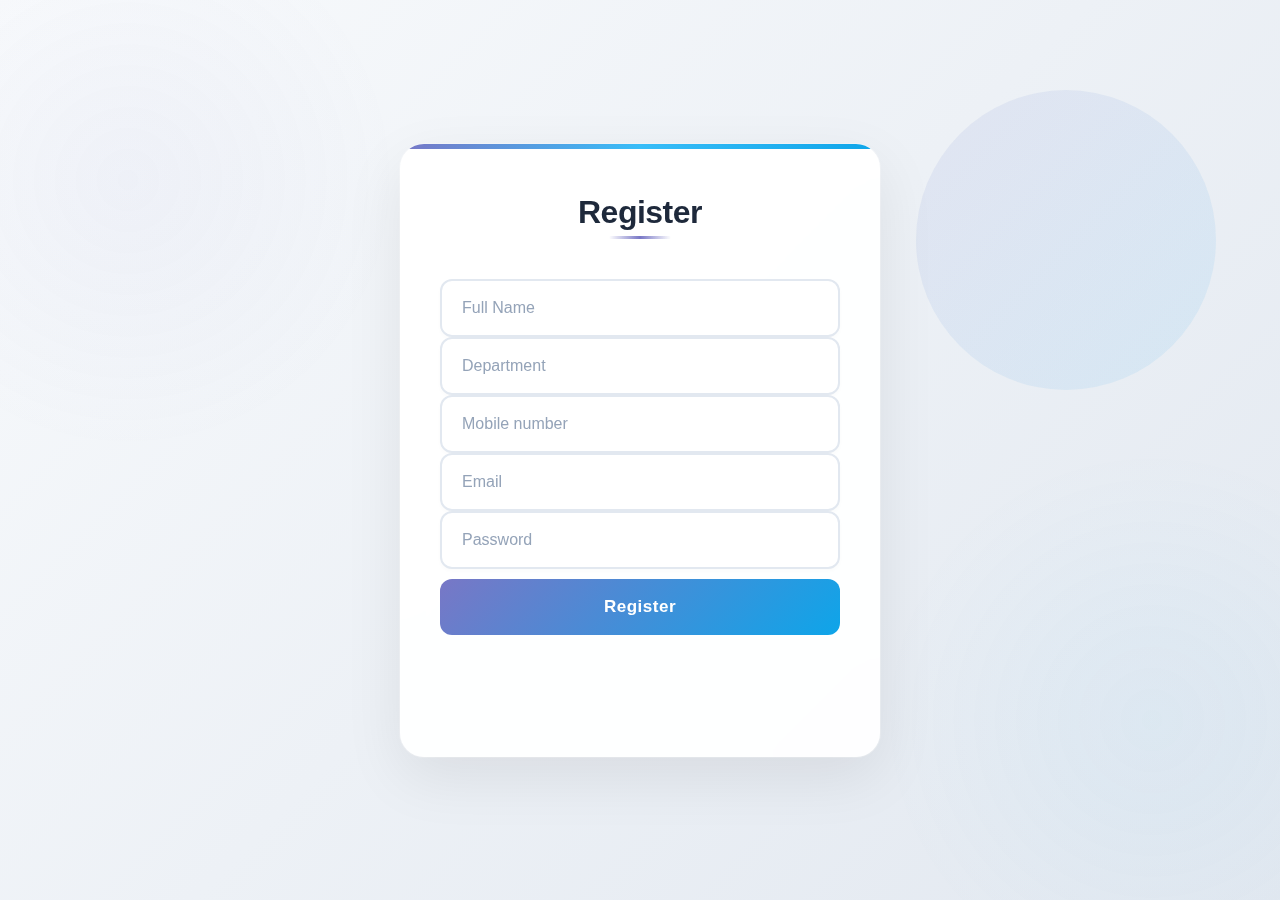
<file: teacher-register.html>
<!DOCTYPE html>
<html>
<head>
    <title>User Registration</title>
    <link rel="stylesheet" href="css/register.css">
</head>
<body>
    <div class="container">
        <h2>Register</h2>
        <form id="registerForm">
            <input type="text" id="name" placeholder="Full Name" required>
            <input type="text" id="department" placeholder="Department" required>
            <input type="text" id="mobilenumber" placeholder="Mobile number" required>
            <input type="text" id="email" placeholder="Email" required>
            <input type="password" id="password" placeholder="Password" required>
            <button type="submit">Register</button>
        </form>
        <p id="message"></p>
    </div>

    <script src="js/teacher-regi.js"></script>
</body>
</html>
</file>
<file: css/login.css>
* {
    margin: 0;
    padding: 0;
    box-sizing: border-box;
    font-family: 'Segoe UI', 'Inter', -apple-system, BlinkMacSystemFont, sans-serif;
}

body {
    min-height: 100vh;
    background: linear-gradient(135deg, #f8fafc 0%, #e2e8f0 100%);
    display: flex;
    justify-content: center;
    align-items: center;
    padding: 20px;
    position: relative;
    overflow-x: hidden;
}

/* Subtle background pattern */
body::before {
    content: '';
    position: fixed;
    top: 0;
    left: 0;
    width: 100%;
    height: 100%;
    background-image: 
        radial-gradient(circle at 90% 20%, rgba(120, 119, 198, 0.05) 0%, transparent 20%),
        radial-gradient(circle at 10% 80%, rgba(56, 189, 248, 0.05) 0%, transparent 20%);
    z-index: -1;
}

/* Animated floating shapes */
body::after {
    content: '';
    position: fixed;
    top: 20%;
    left: 10%;
    width: 250px;
    height: 250px;
    background: linear-gradient(135deg, rgba(120, 119, 198, 0.08) 0%, rgba(56, 189, 248, 0.08) 100%);
    border-radius: 30% 70% 70% 30% / 30% 30% 70% 70%;
    animation: float 25s ease-in-out infinite;
    z-index: -1;
}

@keyframes float {
    0%, 100% { 
        transform: translate(0, 0) rotate(0deg); 
        border-radius: 30% 70% 70% 30% / 30% 30% 70% 70%;
    }
    25% { 
        transform: translate(30px, 15px) rotate(90deg); 
        border-radius: 58% 42% 75% 25% / 76% 46% 54% 24%;
    }
    50% { 
        transform: translate(0, 25px) rotate(180deg); 
        border-radius: 50% 50% 33% 67% / 55% 27% 73% 45%;
    }
    75% { 
        transform: translate(-30px, 15px) rotate(270deg); 
        border-radius: 33% 67% 58% 42% / 63% 68% 32% 37%;
    }
}

/* Main wrapper */
.login-wrapper {
    width: 100%;
    padding: 20px;
    position: relative;
    z-index: 10;
}

/* Login card */
.login-card {
    background: rgba(255, 255, 255, 0.95);
    backdrop-filter: blur(10px);
    padding: 50px 40px;
    border-radius: 24px;
    box-shadow: 
        0 20px 60px rgba(0, 0, 0, 0.08),
        0 0 0 1px rgba(255, 255, 255, 0.3),
        inset 0 1px 0 rgba(255, 255, 255, 0.6);
    max-width: 420px;
    margin: 0 auto;
    animation: slideUp 0.6s cubic-bezier(0.16, 1, 0.3, 1);
    position: relative;
    overflow: hidden;
}

/* Decorative accent line */
.login-card::before {
    content: '';
    position: absolute;
    top: 0;
    left: 0;
    width: 100%;
    height: 5px;
    background: linear-gradient(90deg, 
        #7877C6 0%, 
        #38BDF8 50%, 
        #0EA5E9 100%);
}

/* Brand logo area */
.login-brand {
    text-align: center;
    margin-bottom: 32px;
}

.brand-logo {
    width: 60px;
    height: 60px;
    background: linear-gradient(135deg, #7877C6 0%, #0EA5E9 100%);
    border-radius: 16px;
    margin: 0 auto 20px;
    display: flex;
    align-items: center;
    justify-content: center;
    box-shadow: 0 8px 20px rgba(120, 119, 198, 0.25);
    position: relative;
    animation: pulse 2s infinite;
}

.brand-logo::after {
    content: 'Edu';
    color: white;
    font-weight: 700;
    font-size: 20px;
    letter-spacing: 1px;
}

@keyframes pulse {
    0%, 100% { transform: scale(1); }
    50% { transform: scale(1.05); }
}

/* Header styling */
.login-card h2 {
    text-align: center;
    color: #1e293b;
    font-size: 32px;
    font-weight: 700;
    margin-bottom: 8px;
    letter-spacing: -0.5px;
    position: relative;
    display: inline-block;
}

.login-card h2::after {
    content: '';
    position: absolute;
    bottom: -8px;
    left: 25%;
    width: 50%;
    height: 3px;
    background: linear-gradient(90deg, transparent, #7877C6, transparent);
    border-radius: 2px;
}

.subtitle {
    text-align: center;
    color: #64748b;
    font-size: 15px;
    margin-bottom: 40px;
    font-weight: 400;
    line-height: 1.6;
}

/* Form styling */
#loginForm {
    margin-top: 10px;
}

/* Input groups */
.input-group {
    position: relative;
    margin-bottom: 28px;
}

/* Select dropdown styling */
.input-group select {
    width: 100%;
    padding: 18px 20px;
    border: 2px solid #e2e8f0;
    border-radius: 12px;
    font-size: 16px;
    color: #334155;
    background: #ffffff;
    transition: all 0.3s cubic-bezier(0.4, 0, 0.2, 1);
    outline: none;
    box-shadow: 0 2px 4px rgba(0, 0, 0, 0.02);
    appearance: none;
    background-image: url("data:image/svg+xml,%3Csvg xmlns='http://www.w3.org/2000/svg' width='16' height='16' viewBox='0 0 24 24' fill='none' stroke='%2394a3b8' stroke-width='2' stroke-linecap='round' stroke-linejoin='round'%3E%3Cpolyline points='6 9 12 15 18 9'%3E%3C/polyline%3E%3C/svg%3E");
    background-repeat: no-repeat;
    background-position: right 20px center;
    background-size: 16px;
    cursor: pointer;
}

/* Input fields */
.input-group input {
    width: 100%;
    padding: 18px 20px;
    border: 2px solid #e2e8f0;
    border-radius: 12px;
    font-size: 16px;
    color: #334155;
    background: #ffffff;
    transition: all 0.3s cubic-bezier(0.4, 0, 0.2, 1);
    outline: none;
    box-shadow: 0 2px 4px rgba(0, 0, 0, 0.02);
}

/* Focus effects */
.input-group select:focus,
.input-group input:focus {
    border-color: #7877C6;
    box-shadow: 
        0 0 0 4px rgba(120, 119, 198, 0.1),
        0 8px 20px rgba(120, 119, 198, 0.12);
    transform: translateY(-1px);
}

/* Labels */
.input-group label {
    position: absolute;
    top: 18px;
    left: 20px;
    color: #94a3b8;
    font-size: 16px;
    pointer-events: none;
    transition: all 0.3s cubic-bezier(0.4, 0, 0.2, 1);
    background: transparent;
    padding: 0 8px;
}

/* Label animation */
.input-group select:focus + label,
.input-group select:valid + label,
.input-group input:focus + label,
.input-group input:valid + label {
    top: -10px;
    left: 12px;
    font-size: 13px;
    color: #7877C6;
    font-weight: 600;
    background: linear-gradient(to bottom, white, rgba(255, 255, 255, 0.95));
    border-radius: 4px;
}

/* Field icons */
.input-group::after {
    content: '';
    position: absolute;
    right: 20px;
    top: 50%;
    transform: translateY(-50%);
    font-size: 18px;
    opacity: 0.5;
    transition: opacity 0.3s ease;
}

#role + label::after { content: '👥'; }
#email + label::after { content: '✉️'; }
#password + label::after { content: '🔒'; }

.input-group select:focus ~ label::after,
.input-group input:focus ~ label::after {
    opacity: 1;
}

/* Login button */
.btn {
    width: 100%;
    padding: 18px;
    background: linear-gradient(135deg, #7877C6 0%, #0EA5E9 100%);
    color: white;
    border: none;
    border-radius: 12px;
    font-size: 17px;
    font-weight: 600;
    cursor: pointer;
    transition: all 0.3s cubic-bezier(0.4, 0, 0.2, 1);
    margin-top: 10px;
    position: relative;
    overflow: hidden;
    letter-spacing: 0.5px;
}

/* Button hover effects */
.btn::before {
    content: '';
    position: absolute;
    top: 0;
    left: -100%;
    width: 100%;
    height: 100%;
    background: linear-gradient(90deg, 
        transparent, 
        rgba(255, 255, 255, 0.2), 
        transparent);
    transition: left 0.7s ease;
}

.btn:hover {
    transform: translateY(-2px);
    box-shadow: 
        0 12px 30px rgba(120, 119, 198, 0.3),
        0 4px 8px rgba(120, 119, 198, 0.15);
}

.btn:hover::before {
    left: 100%;
}

.btn:active {
    transform: translateY(0);
    box-shadow: 
        0 6px 20px rgba(120, 119, 198, 0.2),
        0 2px 4px rgba(120, 119, 198, 0.1);
}

/* Message display */
.error-msg {
    text-align: center;
    margin-top: 20px;
    padding: 16px;
    border-radius: 10px;
    font-size: 15px;
    font-weight: 500;
    /* opacity: 0; */
    transform: translateY(10px);
    transition: all 0.3s ease;
    min-height: 52px;
    display: flex;
    align-items: center;
    justify-content: center;
    background: rgba(239, 68, 68, 0.1);
    color: #dc2626;
    border: 1px solid rgba(239, 68, 68, 0.2);
}

.error-msg.show {
    opacity: 1;
    transform: translateY(0);
}

.error-msg::before {
    content: '⚠️';
    margin-right: 8px;
    font-size: 18px;
}

/* Register link */
.register-link {
    text-align: center;
    margin-top: 30px;
    color: #64748b;
    font-size: 14px;
    padding-top: 20px;
    border-top: 1px solid #e2e8f0;
    font-weight: 400;
}

.register-link span {
    color: #7877C6;
    cursor: pointer;
    font-weight: 600;
    margin-left: 6px;
    transition: all 0.3s ease;
    position: relative;
    padding: 4px 8px;
    border-radius: 6px;
}

.register-link span:hover {
    color: #0EA5E9;
    background: rgba(120, 119, 198, 0.1);
}

.register-link span::after {
    content: '→';
    margin-left: 5px;
    transition: transform 0.3s ease;
}

.register-link span:hover::after {
    transform: translateX(3px);
}

/* Forgot password link */
.forgot-password {
    text-align: right;
    margin-top: 12px;
    margin-bottom: 25px;
}

.forgot-password a {
    color: #64748b;
    text-decoration: none;
    font-size: 14px;
    transition: all 0.3s ease;
    display: inline-flex;
    align-items: center;
}

.forgot-password a:hover {
    color: #7877C6;
}

.forgot-password a::after {
    content: '?';
    margin-left: 2px;
}

/* Animations */
@keyframes slideUp {
    from {
        opacity: 0;
        transform: translateY(40px) scale(0.95);
    }
    to {
        opacity: 1;
        transform: translateY(0) scale(1);
    }
}

/* Input field animations */
.input-group:nth-child(1) { animation: fadeIn 0.4s ease 0.1s both; }
.input-group:nth-child(2) { animation: fadeIn 0.4s ease 0.2s both; }
.input-group:nth-child(3) { animation: fadeIn 0.4s ease 0.3s both; }

@keyframes fadeIn {
    from {
        opacity: 0;
        transform: translateX(-20px);
    }
    to {
        opacity: 1;
        transform: translateX(0);
    }
}

/* Responsive design */
@media (max-width: 480px) {
    .login-card {
        padding: 40px 25px;
        border-radius: 20px;
    }
    
    .login-card h2 {
        font-size: 28px;
    }
    
    .brand-logo {
        width: 50px;
        height: 50px;
    }
    
    .input-group select,
    .input-group input {
        padding: 16px 18px;
        font-size: 15px;
    }
    
    .btn {
        padding: 16px;
        font-size: 16px;
    }
}

/* Loading animation for button */
.btn.loading {
    position: relative;
    color: transparent;
}

.btn.loading::after {
    content: '';
    position: absolute;
    top: 50%;
    left: 50%;
    width: 20px;
    height: 20px;
    margin: -10px 0 0 -10px;
    border: 3px solid rgba(255, 255, 255, 0.3);
    border-top-color: white;
    border-radius: 50%;
    animation: spin 0.8s linear infinite;
}

@keyframes spin {
    to { transform: rotate(360deg); }
}

/* Social login divider */
.social-divider {
    display: flex;
    align-items: center;
    margin: 30px 0;
    color: #94a3b8;
    font-size: 14px;
}

.social-divider::before,
.social-divider::after {
    content: '';
    flex: 1;
    height: 1px;
    background: #e2e8f0;
}

.social-divider span {
    padding: 0 15px;
}

/* Social login buttons */
.social-login {
    display: grid;
    grid-template-columns: 1fr 1fr;
    gap: 12px;
    margin-bottom: 25px;
}

.social-btn {
    padding: 14px;
    border: 2px solid #e2e8f0;
    border-radius: 12px;
    background: white;
    display: flex;
    align-items: center;
    justify-content: center;
    gap: 10px;
    cursor: pointer;
    transition: all 0.3s ease;
    font-size: 14px;
    font-weight: 500;
    color: #334155;
}

.social-btn:hover {
    border-color: #7877C6;
    transform: translateY(-1px);
    box-shadow: 0 4px 12px rgba(120, 119, 198, 0.15);
}

.social-btn.google::before {
    content: 'G';
    font-weight: bold;
    color: #EA4335;
}

.social-btn.microsoft::before {
    content: 'M';
    font-weight: bold;
    color: #00A4EF;
}
</file>
<file: register.css>
* {
    margin: 0;
    padding: 0;
    box-sizing: border-box;
    font-family: 'Segoe UI', 'Inter', -apple-system, BlinkMacSystemFont, sans-serif;
}

body {
    min-height: 100vh;
    background: linear-gradient(135deg, #f8fafc 0%, #e2e8f0 100%);
    display: flex;
    justify-content: center;
    align-items: center;
    padding: 20px;
    position: relative;
    overflow-x: hidden;
}

/* Subtle background pattern */
body::before {
    content: '';
    position: fixed;
    top: 0;
    left: 0;
    width: 100%;
    height: 100%;
    background-image: 
        radial-gradient(circle at 10% 20%, rgba(120, 119, 198, 0.05) 0%, transparent 20%),
        radial-gradient(circle at 90% 80%, rgba(56, 189, 248, 0.05) 0%, transparent 20%);
    z-index: -1;
}

/* Animated floating shapes */
body::after {
    content: '';
    position: fixed;
    top: 10%;
    right: 5%;
    width: 300px;
    height: 300px;
    background: linear-gradient(135deg, rgba(120, 119, 198, 0.1) 0%, rgba(56, 189, 248, 0.1) 100%);
    border-radius: 50%;
    animation: float 20s ease-in-out infinite;
    z-index: -1;
}

@keyframes float {
    0%, 100% { transform: translate(0, 0) rotate(0deg); }
    25% { transform: translate(20px, 20px) rotate(5deg); }
    50% { transform: translate(0, 40px) rotate(0deg); }
    75% { transform: translate(-20px, 20px) rotate(-5deg); }
}

/* Main container */
.container {
    background: rgba(255, 255, 255, 0.95);
    backdrop-filter: blur(10px);
    padding: 50px 40px;
    border-radius: 24px;
    box-shadow: 
        0 20px 60px rgba(0, 0, 0, 0.08),
        0 0 0 1px rgba(255, 255, 255, 0.3),
        inset 0 1px 0 rgba(255, 255, 255, 0.6);
    width: 100%;
    max-width: 480px;
    animation: slideUp 0.6s cubic-bezier(0.16, 1, 0.3, 1);
    position: relative;
    overflow: hidden;
}

/* Decorative accent line */
.container::before {
    content: '';
    position: absolute;
    top: 0;
    left: 0;
    width: 100%;
    height: 5px;
    background: linear-gradient(90deg, 
        #7877C6 0%, 
        #38BDF8 50%, 
        #0EA5E9 100%);
}

/* Header styling */
h2 {
    text-align: center;
    color: #1e293b;
    font-size: 32px;
    font-weight: 700;
    margin-bottom: 8px;
    letter-spacing: -0.5px;
    position: relative;
    display: inline-block;
    left: 50%;
    transform: translateX(-50%);
}

h2::after {
    content: '';
    position: absolute;
    bottom: -8px;
    left: 25%;
    width: 50%;
    height: 3px;
    background: linear-gradient(90deg, transparent, #7877C6, transparent);
    border-radius: 2px;
}

/* Form styling */
#registerForm {
    margin-top: 40px;
}

/* Input group wrapper */
.input-wrapper {
    position: relative;
    margin-bottom: 28px;
}

/* Input fields */
input[type="text"],
input[type="email"],
input[type="password"] {
    width: 100%;
    padding: 18px 20px;
    border: 2px solid #e2e8f0;
    border-radius: 12px;
    font-size: 16px;
    color: #334155;
    background: #ffffff;
    transition: all 0.3s cubic-bezier(0.4, 0, 0.2, 1);
    outline: none;
    box-shadow: 0 2px 4px rgba(0, 0, 0, 0.02);
}

/* Input focus effects */
input:focus {
    border-color: #7877C6;
    box-shadow: 
        0 0 0 4px rgba(120, 119, 198, 0.1),
        0 8px 20px rgba(120, 119, 198, 0.12);
    transform: translateY(-1px);
}

/* Placeholder styling */
input::placeholder {
    color: #94a3b8;
    font-weight: 400;
    transition: all 0.3s ease;
}

input:focus::placeholder {
    opacity: 0.7;
    transform: translateX(5px);
}

/* Label animation */
.input-wrapper label {
    position: absolute;
    top: 18px;
    left: 20px;
    color: #94a3b8;
    font-size: 16px;
    pointer-events: none;
    transition: all 0.3s cubic-bezier(0.4, 0, 0.2, 1);
    background: transparent;
    padding: 0 8px;
}

.input-wrapper input:focus + label,
.input-wrapper input:not(:placeholder-shown) + label {
    top: -10px;
    left: 12px;
    font-size: 13px;
    color: #7877C6;
    font-weight: 600;
    background: linear-gradient(to bottom, white, rgba(255, 255, 255, 0.95));
    border-radius: 4px;
}

/* Icon indicators */
.input-wrapper::after {
    content: '';
    position: absolute;
    right: 20px;
    top: 50%;
    transform: translateY(-50%);
    font-size: 18px;
    opacity: 0.5;
    transition: opacity 0.3s ease;
}

#name::placeholder + label::after { content: '👤'; }
#rollNo::placeholder + label::after { content: '🎓'; }
#className::placeholder + label::after { content: '📚'; }
#mobilenumber::placeholder + label::after { content: '📱'; }
#address::placeholder + label::after { content: '📍'; }
#email::placeholder + label::after { content: '✉️'; }
#password::placeholder + label::after { content: '🔒'; }

.input-wrapper input:focus::after {
    opacity: 1;
}

/* Submit button */
button[type="submit"] {
    width: 100%;
    padding: 18px;
    background: linear-gradient(135deg, #7877C6 0%, #0EA5E9 100%);
    color: white;
    border: none;
    border-radius: 12px;
    font-size: 17px;
    font-weight: 600;
    cursor: pointer;
    transition: all 0.3s cubic-bezier(0.4, 0, 0.2, 1);
    margin-top: 10px;
    position: relative;
    overflow: hidden;
    letter-spacing: 0.5px;
}

/* Button hover effects */
button[type="submit"]::before {
    content: '';
    position: absolute;
    top: 0;
    left: -100%;
    width: 100%;
    height: 100%;
    background: linear-gradient(90deg, 
        transparent, 
        rgba(255, 255, 255, 0.2), 
        transparent);
    transition: left 0.7s ease;
}

button[type="submit"]:hover {
    transform: translateY(-2px);
    box-shadow: 
        0 12px 30px rgba(120, 119, 198, 0.3),
        0 4px 8px rgba(120, 119, 198, 0.15);
}

button[type="submit"]:hover::before {
    left: 100%;
}

button[type="submit"]:active {
    transform: translateY(0);
    box-shadow: 
        0 6px 20px rgba(120, 119, 198, 0.2),
        0 2px 4px rgba(120, 119, 198, 0.1);
}

/* Message display */
#message {
    text-align: center;
    margin-top: 20px;
    padding: 16px;
    border-radius: 10px;
    font-size: 15px;
    font-weight: 500;
    opacity: 0;
    transform: translateY(10px);
    transition: all 0.3s ease;
    min-height: 52px;
    display: flex;
    align-items: center;
    justify-content: center;
}

#message.success {
    background: rgba(16, 185, 129, 0.1);
    color: #047857;
    border: 1px solid rgba(16, 185, 129, 0.2);
    opacity: 1;
    transform: translateY(0);
}

#message.error {
    background: rgba(239, 68, 68, 0.1);
    color: #dc2626;
    border: 1px solid rgba(239, 68, 68, 0.2);
    opacity: 1;
    transform: translateY(0);
}

#message::before {
    margin-right: 8px;
    font-size: 18px;
}

#message.success::before {
    content: '✅';
}

#message.error::before {
    content: '⚠️';
}

/* Form animation */
@keyframes slideUp {
    from {
        opacity: 0;
        transform: translateY(40px) scale(0.95);
    }
    to {
        opacity: 1;
        transform: translateY(0) scale(1);
    }
}

/* Input field animations */
.input-wrapper:nth-child(1) { animation: fadeIn 0.4s ease 0.1s both; }
.input-wrapper:nth-child(2) { animation: fadeIn 0.4s ease 0.2s both; }
.input-wrapper:nth-child(3) { animation: fadeIn 0.4s ease 0.3s both; }
.input-wrapper:nth-child(4) { animation: fadeIn 0.4s ease 0.4s both; }
.input-wrapper:nth-child(5) { animation: fadeIn 0.4s ease 0.5s both; }
.input-wrapper:nth-child(6) { animation: fadeIn 0.4s ease 0.6s both; }
.input-wrapper:nth-child(7) { animation: fadeIn 0.4s ease 0.7s both; }

@keyframes fadeIn {
    from {
        opacity: 0;
        transform: translateX(-20px);
    }
    to {
        opacity: 1;
        transform: translateX(0);
    }
}

/* Responsive design */
@media (max-width: 600px) {
    .container {
        padding: 40px 25px;
        margin: 15px;
        border-radius: 20px;
    }
    
    h2 {
        font-size: 28px;
    }
    
    input[type="text"],
    input[type="email"],
    input[type="password"] {
        padding: 16px 18px;
        font-size: 15px;
    }
    
    button[type="submit"] {
        padding: 16px;
        font-size: 16px;
    }
}

/* Password strength indicator */
.password-strength {
    margin-top: 4px;
    height: 4px;
    background: #e2e8f0;
    border-radius: 2px;
    overflow: hidden;
    position: relative;
}

.strength-bar {
    height: 100%;
    width: 0%;
    background: #ef4444;
    border-radius: 2px;
    transition: all 0.3s ease;
}

.strength-bar.medium {
    background: #f59e0b;
    width: 50%;
}

.strength-bar.strong {
    background: #10b981;
    width: 75%;
}

.strength-bar.very-strong {
    background: #7877C6;
    width: 100%;
}

/* Back to login link */
.back-to-login {
    text-align: center;
    margin-top: 30px;
    color: #64748b;
    font-size: 14px;
}

.back-to-login a {
    color: #7877C6;
    text-decoration: none;
    font-weight: 600;
    transition: all 0.3s ease;
    position: relative;
    padding: 4px 8px;
    border-radius: 6px;
}

.back-to-login a:hover {
    color: #0EA5E9;
    background: rgba(120, 119, 198, 0.1);
}

.back-to-login a::after {
    content: '←';
    margin-right: 5px;
    transition: transform 0.3s ease;
}

.back-to-login a:hover::after {
    transform: translateX(-3px);
}

/* Floating label alternative */
.floating-label {
    position: relative;
    margin-bottom: 28px;
}

.floating-label input {
    padding-top: 24px;
}

.floating-label .label-text {
    position: absolute;
    top: 8px;
    left: 20px;
    font-size: 12px;
    color: #7877C6;
    font-weight: 600;
    opacity: 0;
    transform: translateY(0);
    transition: all 0.3s ease;
}

.floating-label input:focus ~ .label-text,
.floating-label input:not(:placeholder-shown) ~ .label-text {
    opacity: 1;
    transform: translateY(0);
}
</file>
<file: css/teacher-dashboard.css>
* {
            margin: 0;
            padding: 0;
            box-sizing: border-box;
            font-family: 'Poppins', sans-serif;
        }

        :root {
            --primary-color: #4361ee;
            --secondary-color: #3f37c9;
            --accent-color: #4cc9f0;
            --light-color: #f8f9fa;
            --dark-color: #212529;
            --success-color: #4bb543;
            --warning-color: #f0ad4e;
            --danger-color: #d9534f;
            --gray-color: #6c757d;
            --light-gray: #e9ecef;
        }

        body {
            background-color: #f5f7fb;
            color: var(--dark-color);
            min-height: 100vh;
        }

        .container {
            display: flex;
            min-height: 100vh;
        }

        /* Sidebar */
        .sidebar {
            width: 250px;
            background: linear-gradient(180deg, var(--primary-color), var(--secondary-color));
            color: white;
            padding: 20px 0;
            box-shadow: 3px 0 15px rgba(0, 0, 0, 0.1);
            position: fixed;
            height: 100%;
            z-index: 100;
        }

        .logo {
            display: flex;
            align-items: center;
            padding: 0 20px 30px;
            border-bottom: 1px solid rgba(255, 255, 255, 0.1);
        }

        .logo i {
            font-size: 28px;
            margin-right: 10px;
            color: var(--accent-color);
        }

        .logo h1 {
            font-size: 20px;
            font-weight: 600;
        }

        .nav-menu {
            padding: 20px 0;
        }

        .nav-item {
            list-style: none;
            margin-bottom: 5px;
        }

        .nav-link {
            display: flex;
            align-items: center;
            padding: 12px 20px;
            color: rgba(255, 255, 255, 0.9);
            text-decoration: none;
            transition: all 0.3s;
        }

        .nav-link:hover, .nav-link.active {
            background-color: rgba(255, 255, 255, 0.1);
            color: white;
            border-left: 4px solid var(--accent-color);
        }

        .nav-link i {
            margin-right: 10px;
            font-size: 18px;
            width: 24px;
        }

        /* Main Content */
        .main-content {
            flex: 1;
            margin-left: 250px;
            padding: 20px;
            width: calc(100% - 250px);
        }

        .header {
            display: flex;
            justify-content: space-between;
            align-items: center;
            padding-bottom: 20px;
            border-bottom: 1px solid var(--light-gray);
            margin-bottom: 30px;
        }

        .header h2 {
            color: var(--primary-color);
            font-weight: 600;
        }

        .user-info {
            display: flex;
            align-items: center;
            gap: 15px;
        }

        .user-avatar {
            width: 40px;
            height: 40px;
            border-radius: 50%;
            background-color: var(--primary-color);
            display: flex;
            align-items: center;
            justify-content: center;
            color: white;
            font-weight: 600;
        }

        /* Tabs */
        .tabs {
            display: flex;
            background-color: white;
            border-radius: 10px 10px 0 0;
            overflow: hidden;
            margin-bottom: 0;
            box-shadow: 0 2px 5px rgba(0, 0, 0, 0.05);
        }

        .tab {
            padding: 15px 25px;
            cursor: pointer;
            font-weight: 500;
            transition: all 0.3s;
            border-bottom: 3px solid transparent;
        }

        .tab:hover {
            background-color: var(--light-gray);
        }

        .tab.active {
            color: var(--primary-color);
            border-bottom: 3px solid var(--primary-color);
            background-color: rgba(67, 97, 238, 0.05);
        }

        /* Tab Content */
        .tab-content {
            display: none;
            background-color: white;
            border-radius: 0 0 10px 10px;
            padding: 25px;
            box-shadow: 0 5px 15px rgba(0, 0, 0, 0.05);
            margin-bottom: 30px;
        }

        .tab-content.active {
            display: block;
        }

        .section-title {
            display: flex;
            align-items: center;
            justify-content: space-between;
            margin-bottom: 20px;
            color: var(--primary-color);
        }

        .section-title i {
            margin-right: 10px;
            font-size: 20px;
        }

        .form-row {
            display: flex;
            flex-wrap: wrap;
            gap: 20px;
            margin-bottom: 20px;
        }

        .form-group {
            flex: 1;
            min-width: 200px;
        }

        label {
            display: block;
            margin-bottom: 8px;
            font-weight: 500;
            color: var(--dark-color);
        }

        select, input, textarea {
            width: 100%;
            padding: 12px 15px;
            border: 1px solid var(--light-gray);
            border-radius: 8px;
            font-size: 15px;
            transition: border 0.3s;
        }

        select:focus, input:focus, textarea:focus {
            outline: none;
            border-color: var(--primary-color);
        }

        .btn {
            padding: 12px 25px;
            border: none;
            border-radius: 8px;
            font-weight: 600;
            cursor: pointer;
            transition: all 0.3s;
            font-size: 15px;
            display: inline-flex;
            align-items: center;
            gap: 8px;
            text-decoration: none;
        }

        .btn-primary {
            background-color: var(--primary-color);
            color: white;
        }

        .btn-primary:hover {
            background-color: var(--secondary-color);
        }

        .btn-success {
            background-color: var(--success-color);
            color: white;
        }

        .btn-warning {
            background-color: var(--warning-color);
            color: white;
        }

        .btn-danger {
            background-color: var(--danger-color);
            color: white;
        }

        .btn-secondary {
            background-color: var(--gray-color);
            color: white;
        }

        .btn-secondary:hover {
            background-color: #5a6268;
        }

        .btn-small {
            padding: 6px 12px;
            font-size: 13px;
        }

        /* QR Display */
        .qr-display {
            display: flex;
            flex-direction: column;
            align-items: center;
            margin-top: 30px;
            padding: 20px;
            border-radius: 10px;
            background-color: var(--light-gray);
            display: none;
        }

        .qr-code {
            width: 200px;
            height: 200px;
            background-color: white;
            margin-bottom: 20px;
            display: flex;
            align-items: center;
            justify-content: center;
            border-radius: 8px;
            padding: 10px;
        }

        .qr-code img {
            max-width: 100%;
            max-height: 100%;
        }

        .qr-info {
            text-align: center;
        }

        .qr-info h4 {
            margin-bottom: 10px;
            color: var(--primary-color);
        }

        .qr-info p {
            color: var(--gray-color);
            font-size: 14px;
        }

        .timer {
            font-size: 18px;
            font-weight: 600;
            color: var(--secondary-color);
            margin-top: 10px;
        }

        /* Class Cards */
        .classes-container {
            display: grid;
            grid-template-columns: repeat(auto-fill, minmax(300px, 1fr));
            gap: 20px;
            margin-top: 20px;
        }

        .class-card {
            background-color: white;
            border-radius: 10px;
            padding: 20px;
            box-shadow: 0 5px 15px rgba(0, 0, 0, 0.05);
            border-left: 4px solid var(--primary-color);
        }

        .class-header {
            display: flex;
            justify-content: space-between;
            align-items: center;
            margin-bottom: 15px;
        }

        .class-title {
            font-size: 18px;
            font-weight: 600;
            color: var(--primary-color);
        }

        .class-info {
            color: var(--gray-color);
            font-size: 14px;
            margin-bottom: 15px;
        }

        .class-stats {
            display: flex;
            justify-content: space-between;
            margin-top: 15px;
            padding-top: 15px;
            border-top: 1px solid var(--light-gray);
        }

        .stat-item {
            text-align: center;
        }

        .stat-value {
            font-size: 18px;
            font-weight: 700;
            color: var(--primary-color);
        }

        .stat-label {
            font-size: 12px;
            color: var(--gray-color);
        }

        /* Student List */
        .student-list-container {
            background-color: white;
            border-radius: 10px;
            padding: 25px;
            box-shadow: 0 5px 15px rgba(0, 0, 0, 0.05);
            margin-bottom: 30px;
        }

        .table-controls {
            display: flex;
            justify-content: space-between;
            align-items: center;
            margin-bottom: 20px;
        }

        .table-actions {
            display: flex;
            gap: 10px;
        }

        table {
            width: 100%;
            border-collapse: collapse;
        }

        thead {
            background-color: var(--light-gray);
        }

        th, td {
            padding: 15px;
            text-align: left;
            border-bottom: 1px solid var(--light-gray);
        }

        th {
            font-weight: 600;
            color: var(--dark-color);
        }

        .attendance-status {
            display: inline-block;
            padding: 5px 10px;
            border-radius: 20px;
            font-size: 12px;
            font-weight: 600;
        }

        .present {
            background-color: rgba(75, 181, 67, 0.2);
            color: var(--success-color);
        }

        .absent {
            background-color: rgba(217, 83, 79, 0.2);
            color: var(--danger-color);
        }

        /* Teacher Profile */
        .teacher-profile-container {
            display: grid;
            grid-template-columns: 300px 1fr;
            gap: 30px;
            margin-top: 20px;
        }

        .teacher-info-card {
            background-color: white;
            border-radius: 10px;
            padding: 25px;
            box-shadow: 0 5px 15px rgba(0, 0, 0, 0.05);
            text-align: center;
        }

        .teacher-avatar {
            width: 150px;
            height: 150px;
            border-radius: 50%;
            background-color: var(--primary-color);
            display: flex;
            align-items: center;
            justify-content: center;
            color: white;
            font-size: 48px;
            font-weight: 600;
            margin: 0 auto 20px;
            overflow: hidden;
            border: 5px solid white;
            box-shadow: 0 5px 15px rgba(0, 0, 0, 0.1);
        }

        .teacher-avatar img {
            width: 100%;
            height: 100%;
            object-fit: cover;
        }

        .teacher-details {
            margin-top: 20px;
            text-align: left;
        }

        .detail-item {
            display: flex;
            justify-content: space-between;
            padding: 10px 0;
            border-bottom: 1px solid var(--light-gray);
        }

        .detail-label {
            font-weight: 500;
            color: var(--gray-color);
        }

        .detail-value {
            font-weight: 600;
            text-align: right;
        }

        /* Charts */
        .chart-container {
            background-color: white;
            border-radius: 10px;
            padding: 25px;
            margin-bottom: 20px;
            box-shadow: 0 5px 15px rgba(0, 0, 0, 0.05);
        }

        .chart-title {
            margin-bottom: 20px;
            color: var(--primary-color);
            font-size: 18px;
            font-weight: 600;
        }

        .chart-placeholder {
            height: 300px;
            display: flex;
            align-items: center;
            justify-content: center;
            background-color: var(--light-gray);
            border-radius: 8px;
            color: var(--gray-color);
            font-size: 16px;
        }

        /* Reports Grid */
        .reports-grid {
            display: grid;
            grid-template-columns: repeat(auto-fill, minmax(300px, 1fr));
            gap: 20px;
            margin-top: 20px;
        }

        .report-card {
            background-color: white;
            border-radius: 10px;
            padding: 25px;
            box-shadow: 0 5px 15px rgba(0, 0, 0, 0.05);
            transition: transform 0.3s;
            cursor: pointer;
        }

        .report-card:hover {
            transform: translateY(-5px);
        }

        .report-icon {
            width: 60px;
            height: 60px;
            border-radius: 10px;
            background-color: rgba(67, 97, 238, 0.1);
            display: flex;
            align-items: center;
            justify-content: center;
            margin-bottom: 20px;
            color: var(--primary-color);
            font-size: 24px;
        }

        .report-title {
            font-size: 18px;
            font-weight: 600;
            margin-bottom: 10px;
            color: var(--dark-color);
        }

        .report-desc {
            color: var(--gray-color);
            font-size: 14px;
            margin-bottom: 20px;
        }

        /* Settings */
        .settings-container {
            display: grid;
            grid-template-columns: 250px 1fr;
            gap: 30px;
            margin-top: 20px;
        }

        .settings-menu {
            background-color: white;
            border-radius: 10px;
            padding: 20px;
            box-shadow: 0 5px 15px rgba(0, 0, 0, 0.05);
        }

        .settings-item {
            padding: 12px 15px;
            margin-bottom: 5px;
            border-radius: 8px;
            cursor: pointer;
            transition: all 0.3s;
            display: flex;
            align-items: center;
            gap: 10px;
        }

        .settings-item:hover {
            background-color: var(--light-gray);
        }

        .settings-item.active {
            background-color: rgba(67, 97, 238, 0.1);
            color: var(--primary-color);
            font-weight: 500;
        }

        .settings-content {
            background-color: white;
            border-radius: 10px;
            padding: 25px;
            box-shadow: 0 5px 15px rgba(0, 0, 0, 0.05);
        }

        .settings-section {
            display: none;
        }

        .settings-section.active {
            display: block;
        }

         /* Dashboard Welcome */
        .welcome-section {
            background: linear-gradient(135deg, var(--primary-color), var(--secondary-color));
            color: white;
            border-radius: 15px;
            padding: 30px;
            margin-bottom: 30px;
            box-shadow: 0 10px 30px rgba(67, 97, 238, 0.2);
            display: flex;
            justify-content: space-between;
            align-items: center;
        }

        .welcome-text h1 {
            font-size: 28px;
            margin-bottom: 10px;
        }

        .welcome-text p {
            opacity: 0.9;
            font-size: 16px;
        }

        .date-time {
            text-align: right;
        }

        .date-time .date {
            font-size: 18px;
            font-weight: 600;
            margin-bottom: 5px;
        }

        .date-time .time {
            font-size: 32px;
            font-weight: 700;
        }
        
        /* Modal */
        .modal {
            display: none;
            position: fixed;
            top: 0;
            left: 0;
            width: 100%;
            height: 100%;
            background-color: rgba(0, 0, 0, 0.5);
            z-index: 1000;
            align-items: center;
            justify-content: center;
        }

        .modal-content {
            background-color: white;
            border-radius: 10px;
            width: 90%;
            max-width: 500px;
            padding: 30px;
            box-shadow: 0 10px 30px rgba(0, 0, 0, 0.2);
        }

        .modal-header {
            display: flex;
            justify-content: space-between;
            align-items: center;
            margin-bottom: 20px;
        }

        .modal-header h3 {
            color: var(--primary-color);
        }

        .close-btn {
            background: none;
            border: none;
            font-size: 24px;
            cursor: pointer;
            color: var(--gray-color);
        }

        .form-actions {
            display: flex;
            justify-content: flex-end;
            gap: 10px;
            margin-top: 20px;
        }

        /* QR Display Styles */
.qr-display {
    display: none;
    flex-direction: column;
    align-items: center;
    margin-top: 30px;
    padding: 20px;
    background-color: var(--light-gray);
    border-radius: 10px;
    border-left: 4px solid var(--primary-color);
}

.qr-code {
    position: relative;
    margin-bottom: 20px;
}

.qr-timer {
    position: absolute;
    bottom: -10px;
    left: 50%;
    transform: translateX(-50%);
    background-color: var(--primary-color);
    color: white;
    padding: 5px 15px;
    border-radius: 20px;
    font-size: 14px;
    font-weight: 600;
}

.qr-info {
    text-align: center;
    width: 100%;
}

.qr-info h4 {
    margin-bottom: 10px;
    color: var(--dark-color);
}

.qr-info p {
    margin: 5px 0;
    color: var(--gray-color);
}

/* Share Buttons */
.share-buttons {
    margin-top: 20px;
    width: 100%;
}

.share-buttons h4 {
    margin-bottom: 15px;
    text-align: center;
}

.share-options {
    display: flex;
    flex-wrap: wrap;
    gap: 10px;
    justify-content: center;
}

.btn-whatsapp {
    background-color: #25D366 !important;
    color: white !important;
    border: none !important;
}

.btn-whatsapp:hover {
    background-color: #1da851 !important;
}

/* Status Badges */
.status-badge {
    padding: 4px 12px;
    border-radius: 20px;
    font-size: 12px;
    font-weight: 600;
    display: inline-block;
}

.status-present {
    background-color: #d4edda;
    color: #155724;
}

.status-absent {
    background-color: #f8d7da;
    color: #721c24;
}

.status-late {
    background-color: #fff3cd;
    color: #856404;
}

/* Empty State */
.empty-state {
    text-align: center;
    padding: 50px 20px;
    color: var(--gray-color);
}

.empty-state i {
    font-size: 48px;
    margin-bottom: 20px;
    color: var(--light-color);
}

.empty-state h3 {
    margin-bottom: 10px;
    color: var(--dark-color);
}

/* Class Actions */
.class-actions {
    display: flex;
    gap: 5px;
}

.btn-icon {
    background: none;
    border: none;
    color: var(--gray-color);
    cursor: pointer;
    padding: 5px;
    border-radius: 4px;
    transition: all 0.3s;
}

.btn-icon:hover {
    color: var(--primary-color);
    background-color: var(--light-gray);
}

/* Modal Styles */
.modal {
    display: none;
    position: fixed;
    top: 0;
    left: 0;
    width: 100%;
    height: 100%;
    background-color: rgba(0, 0, 0, 0.5);
    z-index: 1000;
    justify-content: center;
    align-items: center;
}

.modal-content {
    background-color: white;
    padding: 30px;
    border-radius: 10px;
    max-width: 500px;
    width: 90%;
    max-height: 90vh;
    overflow-y: auto;
}

.modal-header {
    display: flex;
    justify-content: space-between;
    align-items: center;
    margin-bottom: 20px;
}

.close-btn {
    background: none;
    border: none;
    font-size: 24px;
    cursor: pointer;
    color: var(--gray-color);
}

/* Expired Message */
.expired-message {
    margin-top: 15px;
    padding: 10px;
    background-color: #f8d7da;
    color: #721c24;
    border-radius: 5px;
    text-align: center;
    font-weight: 600;
}

/* Responsive Design */
@media (max-width: 768px) {
    .qr-display {
        padding: 15px;
    }
    
    .share-options {
        flex-direction: column;
    }
    
    .share-options button {
        width: 100%;
    }
}

        /* Responsive */
        @media (max-width: 992px) {
            .sidebar {
                width: 70px;
            }

            .logo h1, .nav-link span {
                display: none;
            }

            .logo {
                justify-content: center;
                padding: 0 0 30px;
            }

            .logo i {
                margin-right: 0;
                font-size: 32px;
            }

            .nav-link {
                justify-content: center;
                padding: 15px 0;
            }

            .nav-link i {
                margin-right: 0;
                font-size: 20px;
            }

            .main-content {
                margin-left: 70px;
                width: calc(100% - 70px);
            }

            .teacher-profile-container,
            .settings-container {
                grid-template-columns: 1fr;
            }
        }

        @media (max-width: 768px) {
            .classes-container,
            .reports-grid {
                grid-template-columns: 1fr;
            }

            .form-row {
                flex-direction: column;
            }

            .table-controls {
                flex-direction: column;
                align-items: flex-start;
                gap: 15px;
            }

            .tabs {
                flex-direction: column;
            }

            .tab {
                border-bottom: none;
                border-left: 3px solid transparent;
            }

            .tab.active {
                border-bottom: none;
                border-left: 3px solid var(--primary-color);
            }

            table {
                display: block;
                overflow-x: auto;
            }
        }
</file>
<file: css/register.css>
* {
    margin: 0;
    padding: 0;
    box-sizing: border-box;
    font-family: 'Segoe UI', 'Inter', -apple-system, BlinkMacSystemFont, sans-serif;
}

body {
    min-height: 100vh;
    background: linear-gradient(135deg, #f8fafc 0%, #e2e8f0 100%);
    display: flex;
    justify-content: center;
    align-items: center;
    padding: 20px;
    position: relative;
    overflow-x: hidden;
}

/* Subtle background pattern */
body::before {
    content: '';
    position: fixed;
    top: 0;
    left: 0;
    width: 100%;
    height: 100%;
    background-image: 
        radial-gradient(circle at 10% 20%, rgba(120, 119, 198, 0.05) 0%, transparent 20%),
        radial-gradient(circle at 90% 80%, rgba(56, 189, 248, 0.05) 0%, transparent 20%);
    z-index: -1;
}

/* Animated floating shapes */
body::after {
    content: '';
    position: fixed;
    top: 10%;
    right: 5%;
    width: 300px;
    height: 300px;
    background: linear-gradient(135deg, rgba(120, 119, 198, 0.1) 0%, rgba(56, 189, 248, 0.1) 100%);
    border-radius: 50%;
    animation: float 20s ease-in-out infinite;
    z-index: -1;
}

@keyframes float {
    0%, 100% { transform: translate(0, 0) rotate(0deg); }
    25% { transform: translate(20px, 20px) rotate(5deg); }
    50% { transform: translate(0, 40px) rotate(0deg); }
    75% { transform: translate(-20px, 20px) rotate(-5deg); }
}

/* Main container */
.container {
    background: rgba(255, 255, 255, 0.95);
    backdrop-filter: blur(10px);
    padding: 50px 40px;
    border-radius: 24px;
    box-shadow: 
        0 20px 60px rgba(0, 0, 0, 0.08),
        0 0 0 1px rgba(255, 255, 255, 0.3),
        inset 0 1px 0 rgba(255, 255, 255, 0.6);
    width: 100%;
    max-width: 480px;
    animation: slideUp 0.6s cubic-bezier(0.16, 1, 0.3, 1);
    position: relative;
    overflow: hidden;
}

/* Decorative accent line */
.container::before {
    content: '';
    position: absolute;
    top: 0;
    left: 0;
    width: 100%;
    height: 5px;
    background: linear-gradient(90deg, 
        #7877C6 0%, 
        #38BDF8 50%, 
        #0EA5E9 100%);
}

/* Header styling */
h2 {
    text-align: center;
    color: #1e293b;
    font-size: 32px;
    font-weight: 700;
    margin-bottom: 8px;
    letter-spacing: -0.5px;
    position: relative;
    display: inline-block;
    left: 50%;
    transform: translateX(-50%);
}

h2::after {
    content: '';
    position: absolute;
    bottom: -8px;
    left: 25%;
    width: 50%;
    height: 3px;
    background: linear-gradient(90deg, transparent, #7877C6, transparent);
    border-radius: 2px;
}

/* Form styling */
#registerForm {
    margin-top: 40px;
}

/* Input group wrapper */
.input-wrapper {
    position: relative;
    margin-bottom: 28px;
}

/* Input fields */
input[type="text"],
input[type="email"],
input[type="password"] {
    width: 100%;
    padding: 18px 20px;
    border: 2px solid #e2e8f0;
    border-radius: 12px;
    font-size: 16px;
    color: #334155;
    background: #ffffff;
    transition: all 0.3s cubic-bezier(0.4, 0, 0.2, 1);
    outline: none;
    box-shadow: 0 2px 4px rgba(0, 0, 0, 0.02);
}

/* Input focus effects */
input:focus {
    border-color: #7877C6;
    box-shadow: 
        0 0 0 4px rgba(120, 119, 198, 0.1),
        0 8px 20px rgba(120, 119, 198, 0.12);
    transform: translateY(-1px);
}

/* Placeholder styling */
input::placeholder {
    color: #94a3b8;
    font-weight: 400;
    transition: all 0.3s ease;
}

input:focus::placeholder {
    opacity: 0.7;
    transform: translateX(5px);
}

/* Label animation */
.input-wrapper label {
    position: absolute;
    top: 18px;
    left: 20px;
    color: #94a3b8;
    font-size: 16px;
    pointer-events: none;
    transition: all 0.3s cubic-bezier(0.4, 0, 0.2, 1);
    background: transparent;
    padding: 0 8px;
}

.input-wrapper input:focus + label,
.input-wrapper input:not(:placeholder-shown) + label {
    top: -10px;
    left: 12px;
    font-size: 13px;
    color: #7877C6;
    font-weight: 600;
    background: linear-gradient(to bottom, white, rgba(255, 255, 255, 0.95));
    border-radius: 4px;
}

/* Icon indicators */
.input-wrapper::after {
    content: '';
    position: absolute;
    right: 20px;
    top: 50%;
    transform: translateY(-50%);
    font-size: 18px;
    opacity: 0.5;
    transition: opacity 0.3s ease;
}

#name::placeholder + label::after { content: '👤'; }
#rollNo::placeholder + label::after { content: '🎓'; }
#className::placeholder + label::after { content: '📚'; }
#mobilenumber::placeholder + label::after { content: '📱'; }
#address::placeholder + label::after { content: '📍'; }
#email::placeholder + label::after { content: '✉️'; }
#password::placeholder + label::after { content: '🔒'; }

.input-wrapper input:focus::after {
    opacity: 1;
}

/* Submit button */
button[type="submit"] {
    width: 100%;
    padding: 18px;
    background: linear-gradient(135deg, #7877C6 0%, #0EA5E9 100%);
    color: white;
    border: none;
    border-radius: 12px;
    font-size: 17px;
    font-weight: 600;
    cursor: pointer;
    transition: all 0.3s cubic-bezier(0.4, 0, 0.2, 1);
    margin-top: 10px;
    position: relative;
    overflow: hidden;
    letter-spacing: 0.5px;
}

/* Button hover effects */
button[type="submit"]::before {
    content: '';
    position: absolute;
    top: 0;
    left: -100%;
    width: 100%;
    height: 100%;
    background: linear-gradient(90deg, 
        transparent, 
        rgba(255, 255, 255, 0.2), 
        transparent);
    transition: left 0.7s ease;
}

button[type="submit"]:hover {
    transform: translateY(-2px);
    box-shadow: 
        0 12px 30px rgba(120, 119, 198, 0.3),
        0 4px 8px rgba(120, 119, 198, 0.15);
}

button[type="submit"]:hover::before {
    left: 100%;
}

button[type="submit"]:active {
    transform: translateY(0);
    box-shadow: 
        0 6px 20px rgba(120, 119, 198, 0.2),
        0 2px 4px rgba(120, 119, 198, 0.1);
}

/* Message display */
#message {
    text-align: center;
    margin-top: 20px;
    padding: 16px;
    border-radius: 10px;
    font-size: 15px;
    font-weight: 500;
    opacity: 0;
    transform: translateY(10px);
    transition: all 0.3s ease;
    min-height: 52px;
    display: flex;
    align-items: center;
    justify-content: center;
}

#message.success {
    background: rgba(16, 185, 129, 0.1);
    color: #047857;
    border: 1px solid rgba(16, 185, 129, 0.2);
    opacity: 1;
    transform: translateY(0);
}

#message.error {
    background: rgba(239, 68, 68, 0.1);
    color: #dc2626;
    border: 1px solid rgba(239, 68, 68, 0.2);
    opacity: 1;
    transform: translateY(0);
}

#message::before {
    margin-right: 8px;
    font-size: 18px;
}

#message.success::before {
    content: '✅';
}

#message.error::before {
    content: '⚠️';
}

/* Form animation */
@keyframes slideUp {
    from {
        opacity: 0;
        transform: translateY(40px) scale(0.95);
    }
    to {
        opacity: 1;
        transform: translateY(0) scale(1);
    }
}

/* Input field animations */
.input-wrapper:nth-child(1) { animation: fadeIn 0.4s ease 0.1s both; }
.input-wrapper:nth-child(2) { animation: fadeIn 0.4s ease 0.2s both; }
.input-wrapper:nth-child(3) { animation: fadeIn 0.4s ease 0.3s both; }
.input-wrapper:nth-child(4) { animation: fadeIn 0.4s ease 0.4s both; }
.input-wrapper:nth-child(5) { animation: fadeIn 0.4s ease 0.5s both; }
.input-wrapper:nth-child(6) { animation: fadeIn 0.4s ease 0.6s both; }
.input-wrapper:nth-child(7) { animation: fadeIn 0.4s ease 0.7s both; }

@keyframes fadeIn {
    from {
        opacity: 0;
        transform: translateX(-20px);
    }
    to {
        opacity: 1;
        transform: translateX(0);
    }
}

/* Responsive design */
@media (max-width: 600px) {
    .container {
        padding: 40px 25px;
        margin: 15px;
        border-radius: 20px;
    }
    
    h2 {
        font-size: 28px;
    }
    
    input[type="text"],
    input[type="email"],
    input[type="password"] {
        padding: 16px 18px;
        font-size: 15px;
    }
    
    button[type="submit"] {
        padding: 16px;
        font-size: 16px;
    }
}

/* Password strength indicator */
.password-strength {
    margin-top: 4px;
    height: 4px;
    background: #e2e8f0;
    border-radius: 2px;
    overflow: hidden;
    position: relative;
}

.strength-bar {
    height: 100%;
    width: 0%;
    background: #ef4444;
    border-radius: 2px;
    transition: all 0.3s ease;
}

.strength-bar.medium {
    background: #f59e0b;
    width: 50%;
}

.strength-bar.strong {
    background: #10b981;
    width: 75%;
}

.strength-bar.very-strong {
    background: #7877C6;
    width: 100%;
}

/* Back to login link */
.back-to-login {
    text-align: center;
    margin-top: 30px;
    color: #64748b;
    font-size: 14px;
}

.back-to-login a {
    color: #7877C6;
    text-decoration: none;
    font-weight: 600;
    transition: all 0.3s ease;
    position: relative;
    padding: 4px 8px;
    border-radius: 6px;
}

.back-to-login a:hover {
    color: #0EA5E9;
    background: rgba(120, 119, 198, 0.1);
}

.back-to-login a::after {
    content: '←';
    margin-right: 5px;
    transition: transform 0.3s ease;
}

.back-to-login a:hover::after {
    transform: translateX(-3px);
}

/* Floating label alternative */
.floating-label {
    position: relative;
    margin-bottom: 28px;
}

.floating-label input {
    padding-top: 24px;
}

.floating-label .label-text {
    position: absolute;
    top: 8px;
    left: 20px;
    font-size: 12px;
    color: #7877C6;
    font-weight: 600;
    opacity: 0;
    transform: translateY(0);
    transition: all 0.3s ease;
}

.floating-label input:focus ~ .label-text,
.floating-label input:not(:placeholder-shown) ~ .label-text {
    opacity: 1;
    transform: translateY(0);
}
</file>
